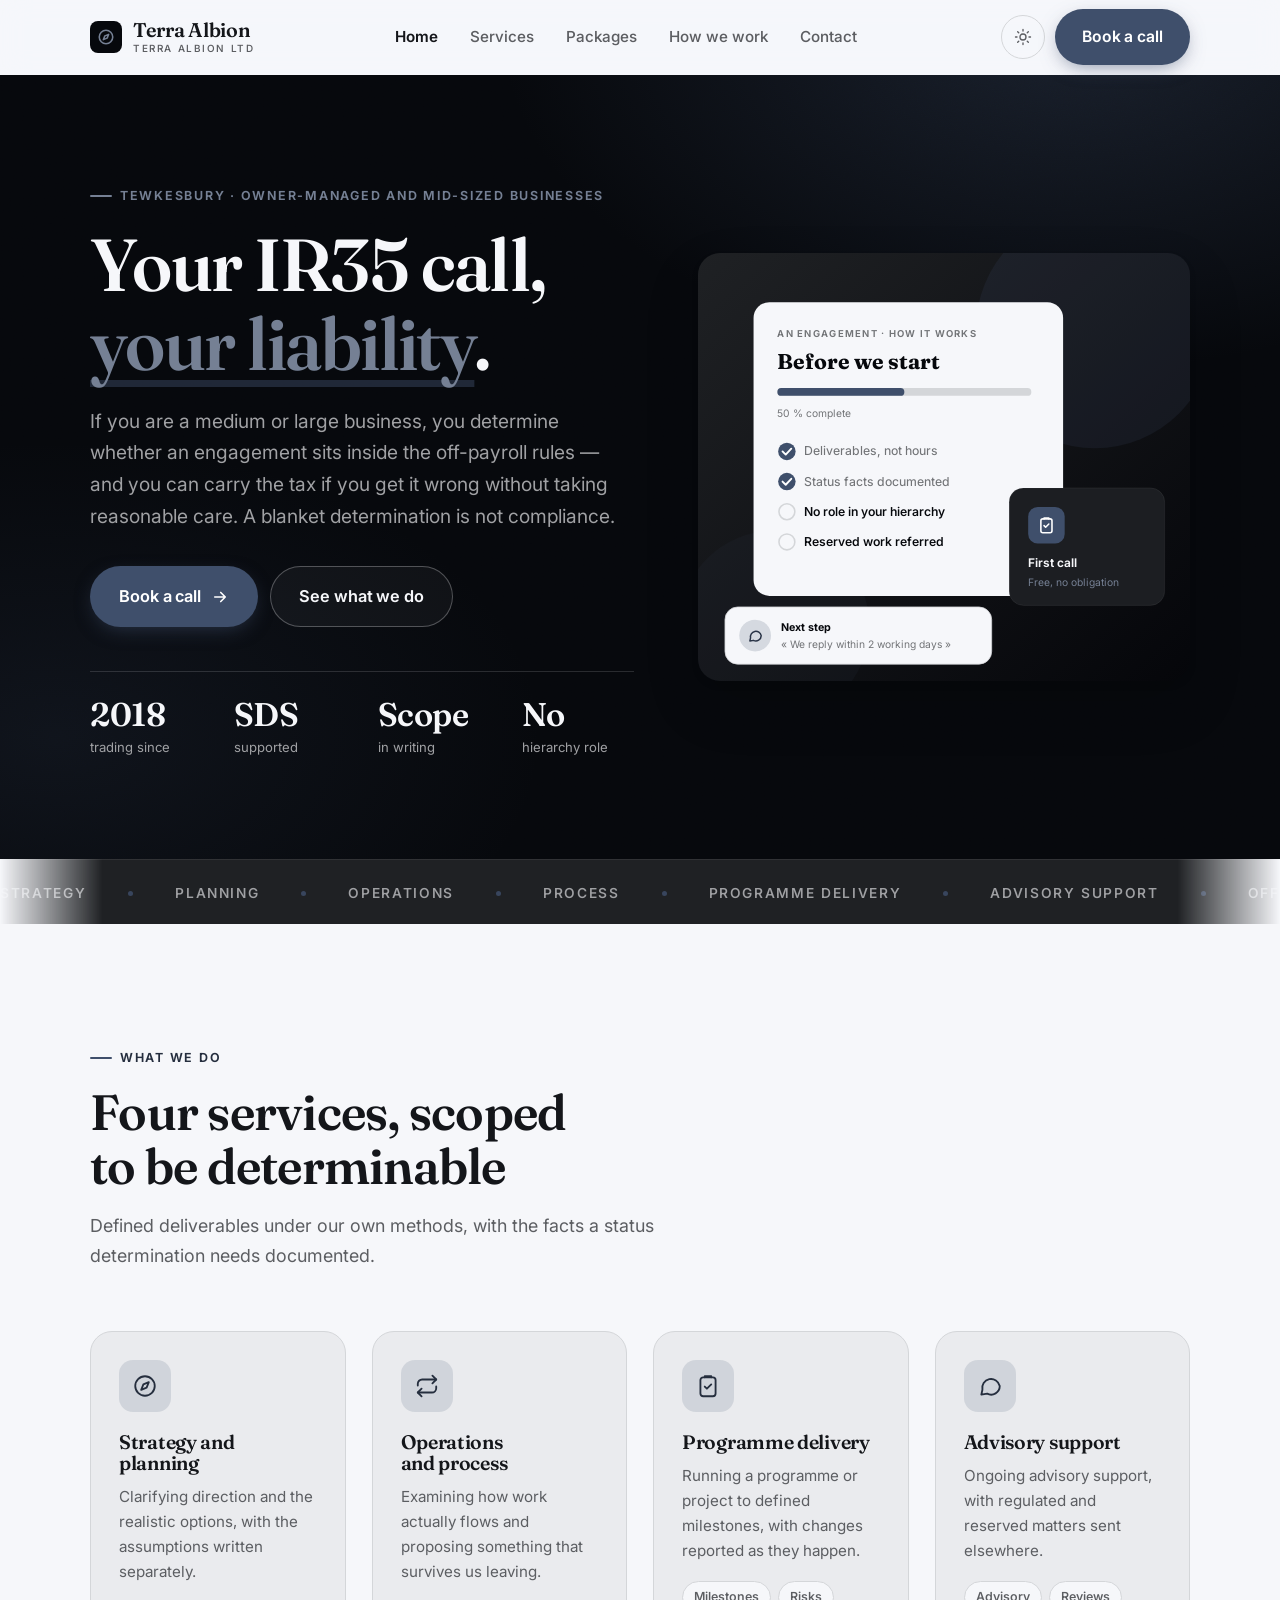
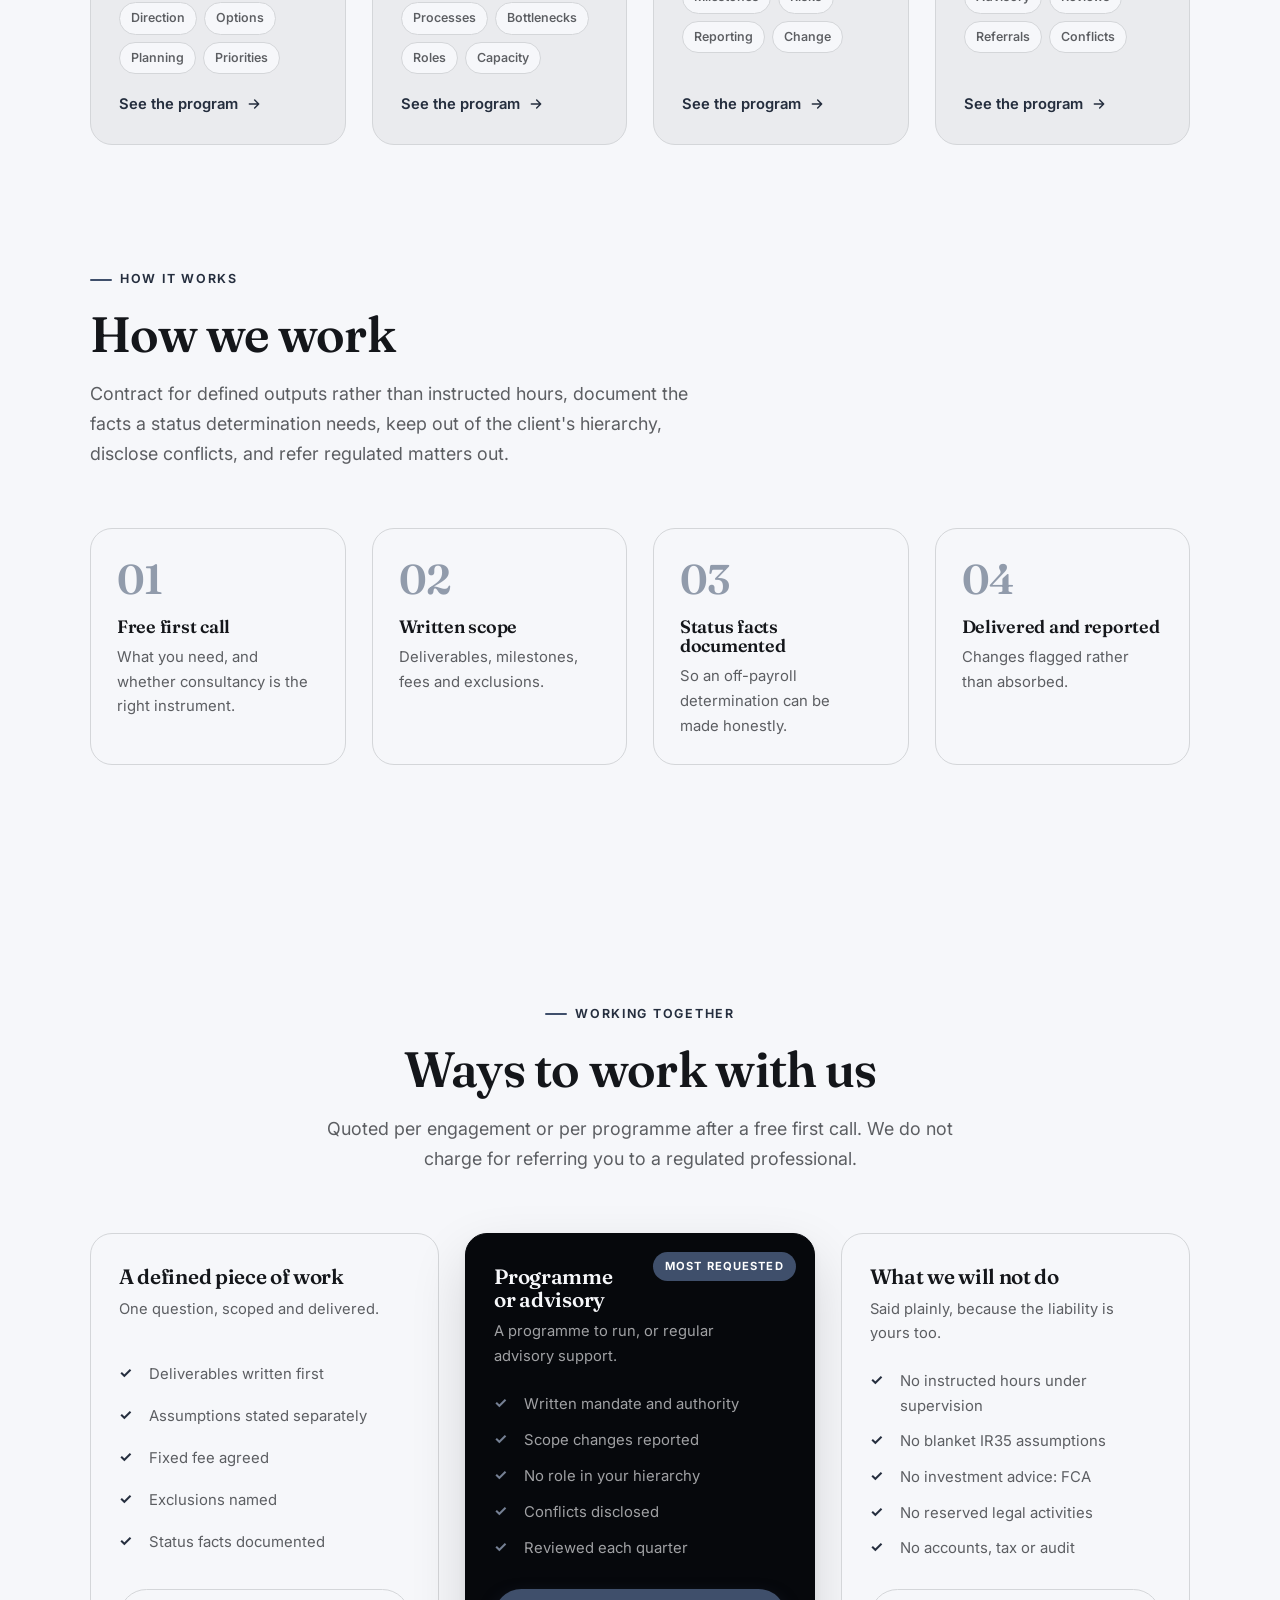
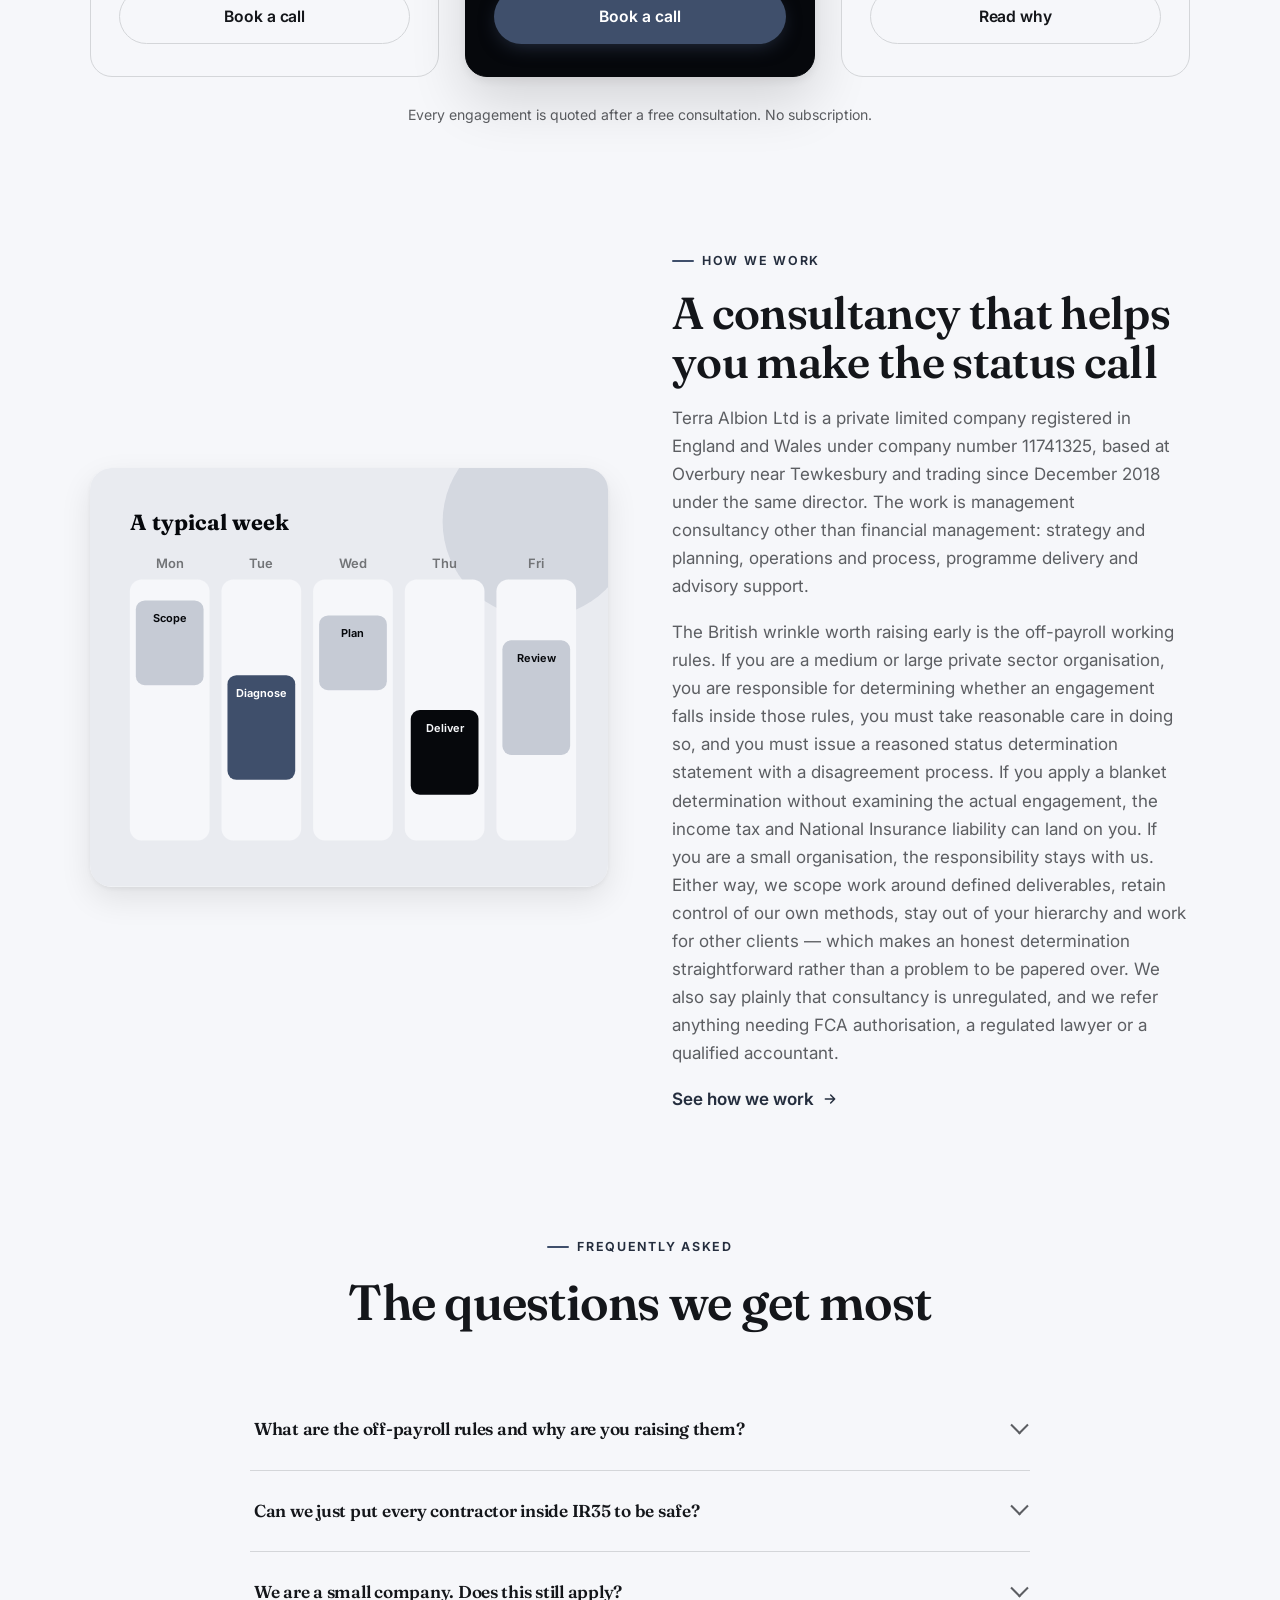
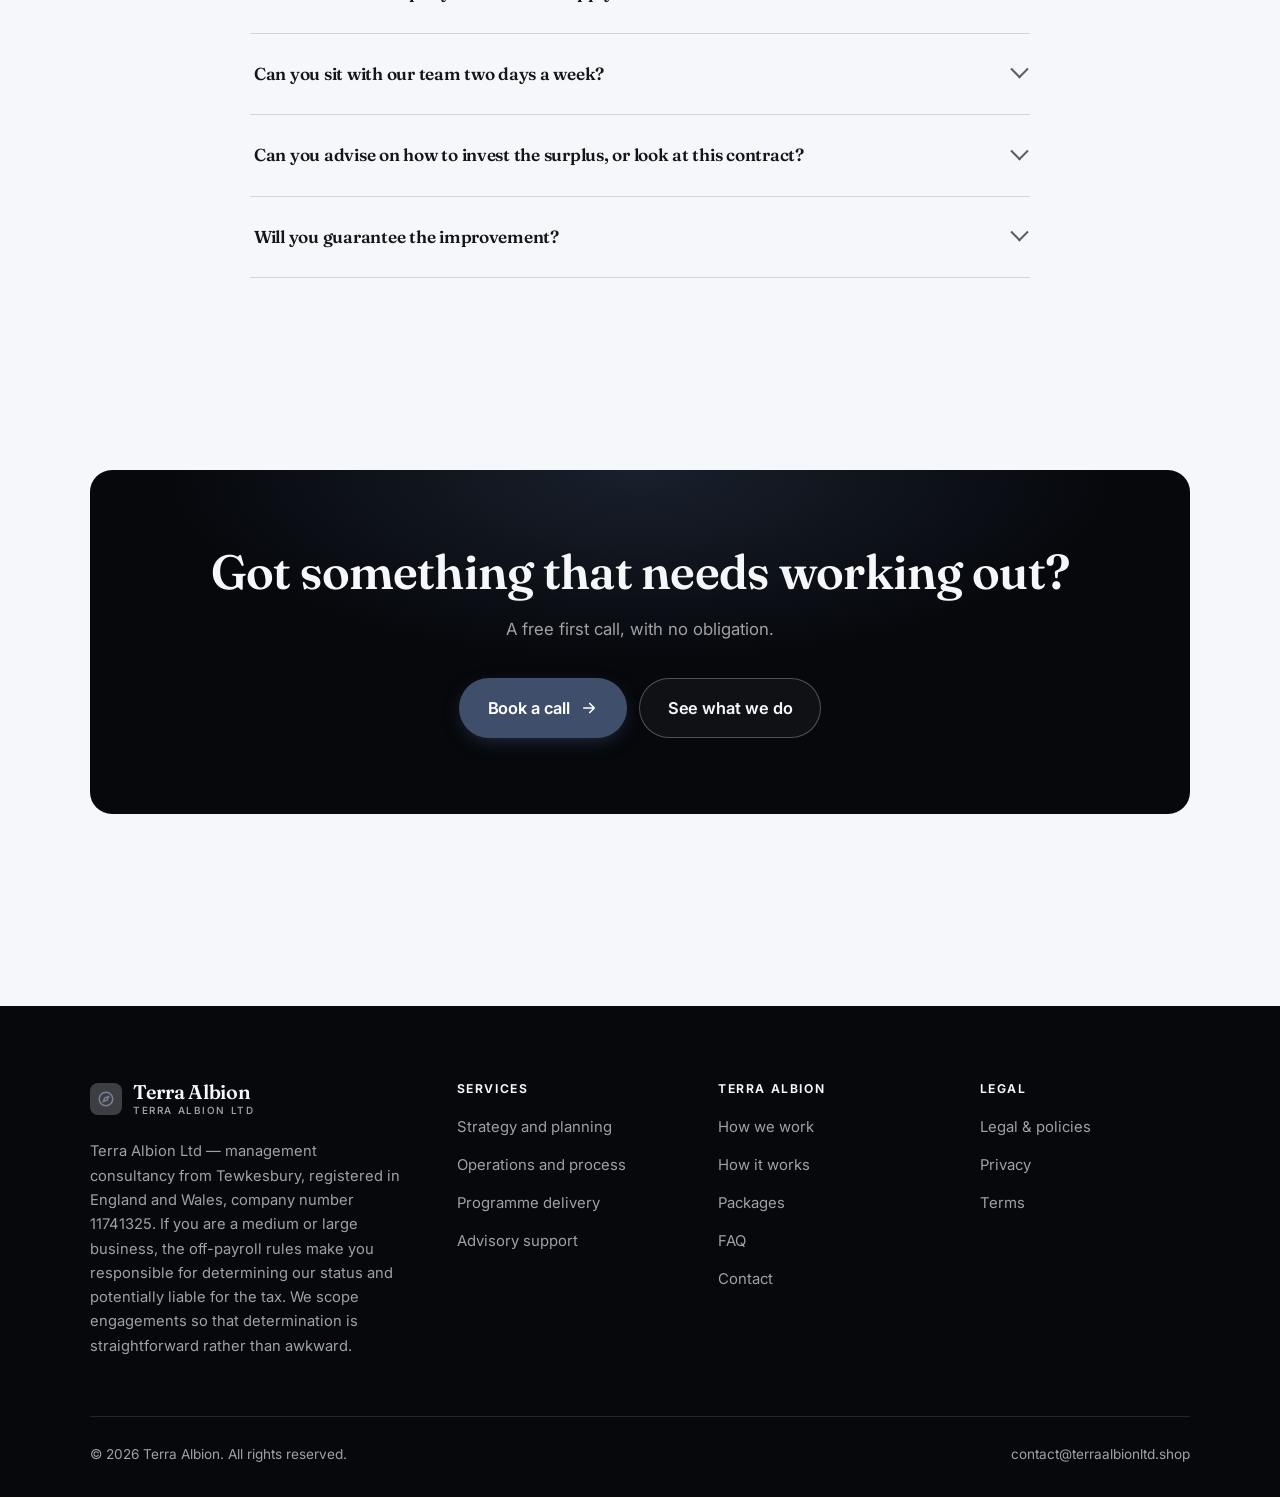
<file: index.html>
<!DOCTYPE html>
<html lang="en" class="no-js">
<head>
<meta charset="utf-8">
<meta name="viewport" content="width=device-width, initial-scale=1">
<title>Terra Albion Ltd — management consultancy, Tewkesbury</title>
<meta name="description" content="Terra Albion Ltd, management consultancy from Tewkesbury: strategy and planning, operations and process, programme delivery, and advisory support.">
<link rel="canonical" href="https://terraalbionltd.shop/">

<meta property="og:type" content="website">
<meta property="og:url" content="https://terraalbionltd.shop/">
<meta property="og:site_name" content="Terra Albion">
<meta property="og:locale" content="en_US">
<meta property="og:title" content="Terra Albion Ltd — management consultancy, Tewkesbury">
<meta property="og:description" content="Terra Albion Ltd, management consultancy from Tewkesbury: strategy and planning, operations and process, programme delivery, and advisory support.">
<meta name="theme-color" content="#06080c">

<link rel="icon" href="assets/img/favicon.svg" type="image/svg+xml">
<link rel="preconnect" href="https://fonts.googleapis.com">
<link rel="preconnect" href="https://fonts.gstatic.com" crossorigin>
<link rel="stylesheet" href="https://fonts.googleapis.com/css2?family=Fraunces:wght@400;500;600;700&family=Inter:wght@400..700&display=swap">
<link rel="stylesheet" href="assets/css/style.css">

<!-- Thème appliqué avant le premier rendu (évite le flash) -->
<script>
document.documentElement.classList.remove('no-js');
(function(){try{var t=localStorage.getItem('site-theme');if(t){document.documentElement.setAttribute('data-theme',t);}}catch(e){}})();
</script>
<script type="application/ld+json">
{
  "@context": "https://schema.org",
  "@type": "Organization",
  "name": "Terra Albion",
  "url": "https://terraalbionltd.shop/",
  "email": "contact@terraalbionltd.shop",
  "description": "Terra Albion Ltd, management consultancy from Tewkesbury: strategy and planning, operations and process, programme delivery, and advisory support.",
  "areaServed": "US",
  "knowsLanguage": "en"
}
</script>
</head>

<body>
<a class="skip-link" href="#main">Skip to main content</a>

<header class="site-header">
  <nav class="wrap nav" aria-label="Main navigation">
    <a class="brand" href="index.html">
      <svg class="brand__mark" viewBox="0 0 64 64" aria-hidden="true">
        <rect class="bm-bg" width="64" height="64" rx="16"/>
        <g class="bm-ic" transform="translate(14 14) scale(1.5)" fill="none" stroke-width="2.1" stroke-linecap="round" stroke-linejoin="round"><circle cx="12" cy="12" r="9"/><path d="M15.5 8.5 13.5 13.5 8.5 15.5 10.5 10.5z"/></g>
      </svg>
      <span>Terra Albion<span class="brand__sub">TERRA ALBION LTD</span></span>
    </a>

    <ul class="nav__links" id="nav-links">
      <li><a href="index.html" aria-current="page">Home</a></li>
      <li><a href="programs.html">Services</a></li>
      <li><a href="index.html#pricing">Packages</a></li>
      <li><a href="about.html">How we work</a></li>
      <li><a href="contact.html">Contact</a></li>
      <li><a class="btn btn--primary" href="contact.html">Book a call</a></li>
    </ul>

    <div class="nav__cta">
      <button class="theme-toggle" type="button" aria-label="Switch to dark theme">
        <svg class="icon-sun" viewBox="0 0 24 24" fill="none" stroke="currentColor" stroke-width="1.8" stroke-linecap="round" aria-hidden="true"><circle cx="12" cy="12" r="4"/><path d="M12 2v2m0 16v2M2 12h2m16 0h2M4.9 4.9l1.4 1.4m11.4 11.4 1.4 1.4M19.1 4.9l-1.4 1.4M6.3 17.7l-1.4 1.4"/></svg>
        <svg class="icon-moon" viewBox="0 0 24 24" fill="none" stroke="currentColor" stroke-width="1.8" stroke-linecap="round" stroke-linejoin="round" aria-hidden="true"><path d="M21 12.8A9 9 0 1 1 11.2 3a7 7 0 0 0 9.8 9.8z"/></svg>
      </button>
      <a class="btn btn--primary" href="contact.html">Book a call</a>
      <button class="nav__toggle" type="button" aria-expanded="false" aria-controls="nav-links" aria-label="Open menu">
        <svg class="icon-open" viewBox="0 0 24 24" fill="none" stroke="currentColor" stroke-width="2" stroke-linecap="round" aria-hidden="true"><path d="M3 6h18M3 12h18M3 18h18"/></svg>
        <svg class="icon-close" viewBox="0 0 24 24" fill="none" stroke="currentColor" stroke-width="2" stroke-linecap="round" aria-hidden="true"><path d="M6 6l12 12M18 6L6 18"/></svg>
      </button>
    </div>
  </nav>
</header>

<main id="main">

<section class="hero">
  <div class="wrap hero__inner">
    <div>
      <span class="eyebrow hero__eyebrow">Tewkesbury · Owner-managed and mid-sized businesses</span>
      <h1>Your IR35 call,<br> <em>your liability</em>.</h1>
      <p class="hero__lede">If you are a medium or large business, you determine whether an engagement sits inside the off-payroll rules — and you can carry the tax if you get it wrong without taking reasonable care. A blanket determination is not compliance.</p>

      <div class="hero__actions">
        <a class="btn btn--primary btn--lg" href="contact.html">Book a call <svg viewBox="0 0 24 24" fill="none" stroke="currentColor" stroke-width="2.2" stroke-linecap="round" stroke-linejoin="round" aria-hidden="true"><path d="M5 12h14M13 6l6 6-6 6"/></svg></a>
        <a class="btn btn--on-dark btn--lg" href="programs.html">See what we do</a>
      </div>

      <ul class="hero__proof">
        <li><span class="stat__num">2018</span><span class="stat__label">trading since</span></li>
        <li><span class="stat__num">SDS</span><span class="stat__label">supported</span></li>
        <li><span class="stat__num">Scope</span><span class="stat__label">in writing</span></li>
        <li><span class="stat__num">No</span><span class="stat__label">hierarchy role</span></li>
      </ul>
    </div>

    <div class="hero__art">
      <svg viewBox="0 0 620 540" role="img" aria-label="How an engagement with Terra Albion works, from written deliverables to documented status facts.">
        <defs>
          <linearGradient id="hbg" x1="0" y1="0" x2="1" y2="1">
            <stop offset="0" stop-color="#1f2124"/><stop offset="1" stop-color="#05060a"/>
          </linearGradient>
        </defs>
        <rect width="620" height="540" rx="22" fill="url(#hbg)"/>
        <circle cx="500" cy="96" r="150" fill="#3f4f6b" opacity=".16"/>
        <circle cx="96" cy="470" r="120" fill="#3f4f6b" opacity=".08"/>

        <g style="font-family: var(--font-body)">
          <!-- Carte programme -->
          <rect x="70" y="62" width="390" height="370" rx="20" fill="#f6f7fa"/>
          <text x="100" y="106" font-size="12" font-weight="650" letter-spacing="1.6" fill="#727477">AN ENGAGEMENT · HOW IT WORKS</text>
          <text x="100" y="146" font-size="27" font-weight="700" fill="#06080c" style="font-family: var(--font-display)">Before we start</text>
          <rect x="100" y="170" width="320" height="10" rx="5" fill="#d4d6d9"/>
          <rect x="100" y="170" width="160" height="10" rx="5" fill="#3f4f6b"/>
          <text x="100" y="206" font-size="13" fill="#727477">50 % complete</text>
          <circle cx="112" cy="250" r="11" fill="#3f4f6b"/><path d="M106.5 250l4 4 7-7.5" fill="none" stroke="#ffffff" stroke-width="2.4" stroke-linecap="round" stroke-linejoin="round"/><text x="134" y="255" font-size="15.5" fill="#727477" font-weight="450">Deliverables, not hours</text>
          <circle cx="112" cy="288" r="11" fill="#3f4f6b"/><path d="M106.5 288l4 4 7-7.5" fill="none" stroke="#ffffff" stroke-width="2.4" stroke-linecap="round" stroke-linejoin="round"/><text x="134" y="293" font-size="15.5" fill="#727477" font-weight="450">Status facts documented</text>
          <circle cx="112" cy="326" r="10" fill="none" stroke="#d4d6d9" stroke-width="2"/><text x="134" y="331" font-size="15.5" fill="#06080c" font-weight="560">No role in your hierarchy</text>
          <circle cx="112" cy="364" r="10" fill="none" stroke="#d4d6d9" stroke-width="2"/><text x="134" y="369" font-size="15.5" fill="#06080c" font-weight="560">Reserved work referred</text>

          <!-- Carte séance -->
          <rect x="392" y="296" width="196" height="148" rx="18" fill="#1c1e22" stroke="#ffffff" stroke-opacity=".08"/>
          <rect x="416" y="320" width="46" height="46" rx="12" fill="#3f4f6b"/>
          <g transform="translate(427 331)" fill="none" stroke="#ffffff" color="#ffffff" stroke-width="2" stroke-linecap="round" stroke-linejoin="round"><rect x="5" y="4" width="14" height="17.5" rx="2.5"/><path d="M9 4V3h6v1M9 12.5l2 2 4-4"/></g>
          <text x="416" y="396" font-size="15" font-weight="650" fill="#f6f7fa">First call</text>
          <text x="416" y="420" font-size="13" fill="#758094">Free, no obligation</text>

          <!-- Retour du coach -->
          <rect x="34" y="446" width="336" height="72" rx="16" fill="#f6f7fa" stroke="#d4d6d9"/>
          <circle cx="72" cy="482" r="20" fill="#d5d9e0"/>
          <g transform="translate(62 472) scale(.84)" fill="none" stroke="#293346" stroke-width="2.2" stroke-linecap="round" stroke-linejoin="round"><path d="M21 12a8 8 0 0 1-11.6 7.1L4 20l1-4.6A8 8 0 1 1 21 12z"/></g>
          <text x="104" y="476" font-size="13.5" font-weight="700" fill="#06080c">Next step</text>
          <text x="104" y="498" font-size="13" fill="#727477">« We reply within 2 working days »</text>
        </g>
      </svg>
    </div>
  </div>
</section>

<div class="marquee" aria-hidden="true">
  <div class="marquee__track"><span>Strategy</span><span>Planning</span><span>Operations</span><span>Process</span><span>Programme delivery</span><span>Advisory support</span><span>Off-payroll clarity</span><span>Deliverables not hours</span><span>Conflicts disclosed</span><span>Reserved work referred</span><span>Strategy</span><span>Planning</span><span>Operations</span><span>Process</span><span>Programme delivery</span><span>Advisory support</span><span>Off-payroll clarity</span><span>Deliverables not hours</span><span>Conflicts disclosed</span><span>Reserved work referred</span></div>
</div>

<section class="section wrap" id="programs">
  <div class="section-head reveal">
    <span class="eyebrow">What we do</span>
    <h2>Four services, scoped to be determinable</h2>
    <p>Defined deliverables under our own methods, with the facts a status determination needs documented.</p>
  </div>
  <div class="grid grid--4 reveal-group">
    <a class="card" href="programs.html#strategy">
      <div class="card__icon"><svg viewBox="0 0 24 24" fill="none" stroke="currentColor" stroke-width="1.7" stroke-linecap="round" stroke-linejoin="round" aria-hidden="true"><circle cx="12" cy="12" r="9"/><path d="M15.5 8.5 13.5 13.5 8.5 15.5 10.5 10.5z"/></svg></div>
      <h3>Strategy and planning</h3>
      <p>Clarifying direction and the realistic options, with the assumptions written separately.</p>
      <ul class="tags"><li>Direction</li><li>Options</li><li>Planning</li><li>Priorities</li></ul>
      <span class="arrow-link">See the program <svg viewBox="0 0 24 24" fill="none" stroke="currentColor" stroke-width="2.2" stroke-linecap="round" stroke-linejoin="round" aria-hidden="true"><path d="M5 12h14M13 6l6 6-6 6"/></svg></span>
    </a>
    <a class="card" href="programs.html#operations">
      <div class="card__icon"><svg viewBox="0 0 24 24" fill="none" stroke="currentColor" stroke-width="1.7" stroke-linecap="round" stroke-linejoin="round" aria-hidden="true"><path d="M17 2.5l3.5 3.5L17 9.5"/><path d="M3.5 11.5V10A4 4 0 0 1 7.5 6h13M7 21.5 3.5 18 7 14.5"/><path d="M20.5 12.5V14a4 4 0 0 1-4 4h-13"/></svg></div>
      <h3>Operations and process</h3>
      <p>Examining how work actually flows and proposing something that survives us leaving.</p>
      <ul class="tags"><li>Processes</li><li>Bottlenecks</li><li>Roles</li><li>Capacity</li></ul>
      <span class="arrow-link">See the program <svg viewBox="0 0 24 24" fill="none" stroke="currentColor" stroke-width="2.2" stroke-linecap="round" stroke-linejoin="round" aria-hidden="true"><path d="M5 12h14M13 6l6 6-6 6"/></svg></span>
    </a>
    <a class="card" href="programs.html#programme">
      <div class="card__icon"><svg viewBox="0 0 24 24" fill="none" stroke="currentColor" stroke-width="1.7" stroke-linecap="round" stroke-linejoin="round" aria-hidden="true"><rect x="5" y="4" width="14" height="17.5" rx="2.5"/><path d="M9 4V3h6v1M9 12.5l2 2 4-4"/></svg></div>
      <h3>Programme delivery</h3>
      <p>Running a programme or project to defined milestones, with changes reported as they happen.</p>
      <ul class="tags"><li>Milestones</li><li>Risks</li><li>Reporting</li><li>Change</li></ul>
      <span class="arrow-link">See the program <svg viewBox="0 0 24 24" fill="none" stroke="currentColor" stroke-width="2.2" stroke-linecap="round" stroke-linejoin="round" aria-hidden="true"><path d="M5 12h14M13 6l6 6-6 6"/></svg></span>
    </a>
    <a class="card" href="programs.html#advisory">
      <div class="card__icon"><svg viewBox="0 0 24 24" fill="none" stroke="currentColor" stroke-width="1.7" stroke-linecap="round" stroke-linejoin="round" aria-hidden="true"><path d="M21 12a8 8 0 0 1-11.6 7.1L4 20l1-4.6A8 8 0 1 1 21 12z"/></svg></div>
      <h3>Advisory support</h3>
      <p>Ongoing advisory support, with regulated and reserved matters sent elsewhere.</p>
      <ul class="tags"><li>Advisory</li><li>Reviews</li><li>Referrals</li><li>Conflicts</li></ul>
      <span class="arrow-link">See the program <svg viewBox="0 0 24 24" fill="none" stroke="currentColor" stroke-width="2.2" stroke-linecap="round" stroke-linejoin="round" aria-hidden="true"><path d="M5 12h14M13 6l6 6-6 6"/></svg></span>
    </a>
  </div>
</section>

<section class="section section--flush wrap" id="how-it-works">
  <div class="section-head reveal">
    <span class="eyebrow">How it works</span>
    <h2>How we work</h2>
    <p>Contract for defined outputs rather than instructed hours, document the facts a status determination needs, keep out of the client's hierarchy, disclose conflicts, and refer regulated matters out.</p>
  </div>
  <div class="grid grid--4 steps reveal-group">
    <article class="step">
      <h3>Free first call</h3>
      <p>What you need, and whether consultancy is the right instrument.</p>
    </article>
    <article class="step">
      <h3>Written scope</h3>
      <p>Deliverables, milestones, fees and exclusions.</p>
    </article>
    <article class="step">
      <h3>Status facts documented</h3>
      <p>So an off-payroll determination can be made honestly.</p>
    </article>
    <article class="step">
      <h3>Delivered and reported</h3>
      <p>Changes flagged rather than absorbed.</p>
    </article>
  </div>
</section>

<section class="section wrap" id="pricing">
  <div class="section-head section-head--center reveal">
    <span class="eyebrow">Working together</span>
    <h2>Ways to work with us</h2>
    <p>Quoted per engagement or per programme after a free first call. We do not charge for referring you to a regulated professional.</p>
  </div>
  <div class="grid grid--3 plans reveal-group">
    <article class="plan">
      
      <h3>A defined piece of work</h3>
      <p class="plan__desc">One question, scoped and delivered.</p>
      
      <ul class="plan__features">
        <li>Deliverables written first</li>
        <li>Assumptions stated separately</li>
        <li>Fixed fee agreed</li>
        <li>Exclusions named</li>
        <li>Status facts documented</li>
      </ul>
      <a class="btn btn--ghost btn--block" href="contact.html">Book a call</a>
    </article>
    <article class="plan plan--featured">
      <span class="plan__tag">Most requested</span>
      <h3>Programme or advisory</h3>
      <p class="plan__desc">A programme to run, or regular advisory support.</p>
      
      <ul class="plan__features">
        <li>Written mandate and authority</li>
        <li>Scope changes reported</li>
        <li>No role in your hierarchy</li>
        <li>Conflicts disclosed</li>
        <li>Reviewed each quarter</li>
      </ul>
      <a class="btn btn--primary btn--block" href="contact.html">Book a call</a>
    </article>
    <article class="plan">
      
      <h3>What we will not do</h3>
      <p class="plan__desc">Said plainly, because the liability is yours too.</p>
      
      <ul class="plan__features">
        <li>No instructed hours under supervision</li>
        <li>No blanket IR35 assumptions</li>
        <li>No investment advice: FCA</li>
        <li>No reserved legal activities</li>
        <li>No accounts, tax or audit</li>
      </ul>
      <a class="btn btn--ghost btn--block" href="contact.html">Read why</a>
    </article>
  </div>
  <p class="plans-note">Every engagement is quoted after a free consultation. No subscription.</p>
</section>

<section class="section section--flush wrap">
  <div class="split reveal">
    <div class="split__art">
      <svg viewBox="0 0 520 420" role="img" aria-label="Example of a typical week: Scope, Diagnose, Plan, Deliver, Review.">
        <rect width="520" height="420" rx="20" fill="#e9ebf0"/>
        <circle cx="450" cy="54" r="96" fill="#3f4f6b" opacity=".12"/>
        <g style="font-family: var(--font-body)">
        <text x="40" y="62" font-size="22" font-weight="700" fill="#06080c" style="font-family: var(--font-display)">A typical week</text>
        <text x="80" y="100" text-anchor="middle" font-size="13" font-weight="600" fill="#727477">Mon</text>
        <rect x="40" y="112" width="80" height="262" rx="12" fill="#f6f7fa"/>
        <rect x="46" y="133" width="68" height="85" rx="9" fill="#c6cbd5"/>
        <text x="80" y="155" text-anchor="middle" font-size="11" font-weight="650" fill="#06080c">Scope</text>
        <text x="172" y="100" text-anchor="middle" font-size="13" font-weight="600" fill="#727477">Tue</text>
        <rect x="132" y="112" width="80" height="262" rx="12" fill="#f6f7fa"/>
        <rect x="138" y="208" width="68" height="105" rx="9" fill="#3f4f6b"/>
        <text x="172" y="230" text-anchor="middle" font-size="11" font-weight="650" fill="#ffffff">Diagnose</text>
        <text x="264" y="100" text-anchor="middle" font-size="13" font-weight="600" fill="#727477">Wed</text>
        <rect x="224" y="112" width="80" height="262" rx="12" fill="#f6f7fa"/>
        <rect x="230" y="148" width="68" height="75" rx="9" fill="#c6cbd5"/>
        <text x="264" y="170" text-anchor="middle" font-size="11" font-weight="650" fill="#06080c">Plan</text>
        <text x="356" y="100" text-anchor="middle" font-size="13" font-weight="600" fill="#727477">Thu</text>
        <rect x="316" y="112" width="80" height="262" rx="12" fill="#f6f7fa"/>
        <rect x="322" y="243" width="68" height="85" rx="9" fill="#06080c"/>
        <text x="356" y="265" text-anchor="middle" font-size="11" font-weight="650" fill="#f6f7fa">Deliver</text>
        <text x="448" y="100" text-anchor="middle" font-size="13" font-weight="600" fill="#727477">Fri</text>
        <rect x="408" y="112" width="80" height="262" rx="12" fill="#f6f7fa"/>
        <rect x="414" y="173" width="68" height="115" rx="9" fill="#c6cbd5"/>
        <text x="448" y="195" text-anchor="middle" font-size="11" font-weight="650" fill="#06080c">Review</text>
        </g>
      </svg>
    </div>
    <div>
      <span class="eyebrow">How we work</span>
      <h2>A consultancy that helps you make the status call</h2>
      <p>Terra Albion Ltd is a private limited company registered in England and Wales under company number 11741325, based at Overbury near Tewkesbury and trading since December 2018 under the same director. The work is management consultancy other than financial management: strategy and planning, operations and process, programme delivery and advisory support.</p>
      <p>The British wrinkle worth raising early is the off-payroll working rules. If you are a medium or large private sector organisation, you are responsible for determining whether an engagement falls inside those rules, you must take reasonable care in doing so, and you must issue a reasoned status determination statement with a disagreement process. If you apply a blanket determination without examining the actual engagement, the income tax and National Insurance liability can land on you. If you are a small organisation, the responsibility stays with us. Either way, we scope work around defined deliverables, retain control of our own methods, stay out of your hierarchy and work for other clients — which makes an honest determination straightforward rather than a problem to be papered over. We also say plainly that consultancy is unregulated, and we refer anything needing FCA authorisation, a regulated lawyer or a qualified accountant.</p>
      <p><a class="arrow-link" href="about.html">See how we work <svg viewBox="0 0 24 24" fill="none" stroke="currentColor" stroke-width="2.2" stroke-linecap="round" stroke-linejoin="round" aria-hidden="true"><path d="M5 12h14M13 6l6 6-6 6"/></svg></a></p>
    </div>
  </div>
</section>

<section class="section section--flush wrap" id="faq">
  <div class="section-head section-head--center reveal">
    <span class="eyebrow">Frequently asked</span>
    <h2>The questions we get most</h2>
  </div>
  <div class="faq reveal">
    <details>
      <summary>What are the off-payroll rules and why are you raising them?</summary>
      <p>They determine whether a contractor's engagement is treated as employment for tax. Since April 2021, for medium and large private sector clients, the client makes that determination, must take reasonable care and must issue a reasoned status determination statement. If the client gets it wrong without taking reasonable care, the income tax and National Insurance liability can sit with the client. We raise it because it is your exposure, and because scoping an engagement properly makes the determination easy.</p>
    </details>
    <details>
      <summary>Can we just put every contractor inside IR35 to be safe?</summary>
      <p>You can, and a blanket determination applied without considering the actual engagement is not taking reasonable care, which is itself the problem the rules were written against. It also costs you more and tends to lose you the contractors you wanted. The better route is to look at the real arrangement, which is why we document the facts rather than leaving you to guess.</p>
    </details>
    <details>
      <summary>We are a small company. Does this still apply?</summary>
      <p>The off-payroll rules as they apply to clients do not apply to small organisations, in which case responsibility for determining status stays with us rather than you. It is still worth having the engagement scoped properly, but the determination burden is not yours. We will tell you which side of that line we think you are on.</p>
    </details>
    <details>
      <summary>Can you sit with our team two days a week?</summary>
      <p>Not as someone working under your day-to-day instruction, because that is the shape that makes an engagement look like employment. We can work on site, attend your meetings and be thoroughly embedded in a problem while still contracting for defined outputs under our own methods. The distinction is real and it is in both our interests.</p>
    </details>
    <details>
      <summary>Can you advise on how to invest the surplus, or look at this contract?</summary>
      <p>No to both. Advising on investments or pensions requires FCA authorisation we do not hold, and reserved legal activities require a regulated lawyer. We can work on the commercial question — what cash the business needs and when, or the operational consequences of a contractual position — and then refer you on. We do not charge for the referral.</p>
    </details>
    <details>
      <summary>Will you guarantee the improvement?</summary>
      <p>No. We answer for the work, the reasoning and the deliverables. What happens commercially depends on your market, your decisions and your execution, which is why we write our assumptions down separately so you can test them rather than inherit them.</p>
    </details>
  </div>
</section>

<section class="wrap section--tight">
  <div class="cta-band reveal">
    <h2>Got something that needs working out?</h2>
    <p>A free first call, with no obligation.</p>
    <div class="hero__actions">
      <a class="btn btn--primary btn--lg" href="contact.html">Book a call <svg viewBox="0 0 24 24" fill="none" stroke="currentColor" stroke-width="2.2" stroke-linecap="round" stroke-linejoin="round" aria-hidden="true"><path d="M5 12h14M13 6l6 6-6 6"/></svg></a>
      <a class="btn btn--on-dark btn--lg" href="programs.html">See what we do</a>
    </div>
  </div>
</section>

</main>

<footer class="site-footer">
  <div class="wrap">
    <div class="footer__grid">
      <div class="footer__brand">
        <a class="brand" href="index.html">
          <svg class="brand__mark" viewBox="0 0 64 64" aria-hidden="true">
        <rect class="bm-bg" width="64" height="64" rx="16"/>
        <g class="bm-ic" transform="translate(14 14) scale(1.5)" fill="none" stroke-width="2.1" stroke-linecap="round" stroke-linejoin="round"><circle cx="12" cy="12" r="9"/><path d="M15.5 8.5 13.5 13.5 8.5 15.5 10.5 10.5z"/></g>
      </svg>
          <span>Terra Albion<span class="brand__sub">TERRA ALBION LTD</span></span>
        </a>
        <p>Terra Albion Ltd — management consultancy from Tewkesbury, registered in England and Wales, company number 11741325. If you are a medium or large business, the off-payroll rules make you responsible for determining our status and potentially liable for the tax. We scope engagements so that determination is straightforward rather than awkward.</p>
      </div>

      <div class="footer__col">
        <h4>Services</h4>
        <ul>
          <li><a href="programs.html#strategy">Strategy and planning</a></li>
          <li><a href="programs.html#operations">Operations and process</a></li>
          <li><a href="programs.html#programme">Programme delivery</a></li>
          <li><a href="programs.html#advisory">Advisory support</a></li>
        </ul>
      </div>

      <div class="footer__col">
        <h4>Terra Albion</h4>
        <ul>
          <li><a href="about.html">How we work</a></li>
          <li><a href="index.html#how-it-works">How it works</a></li>
          <li><a href="index.html#pricing">Packages</a></li>
          <li><a href="index.html#faq">FAQ</a></li>
          <li><a href="contact.html">Contact</a></li>
        </ul>
      </div>

      <div class="footer__col">
        <h4>Legal</h4>
        <ul>
          <li><a href="legal.html">Legal &amp; policies</a></li>
          <li><a href="legal.html#privacy">Privacy</a></li>
          <li><a href="legal.html#terms">Terms</a></li>
        </ul>
      </div>
    </div>

    <div class="footer__bottom">
      <p>© <span data-year>2026</span> Terra Albion. All rights reserved.</p>
      <p><a href="mailto:contact@terraalbionltd.shop">contact@terraalbionltd.shop</a></p>
    </div>
  </div>
</footer>

<script src="assets/js/main.js" defer></script>
</body>
</html>
</file>
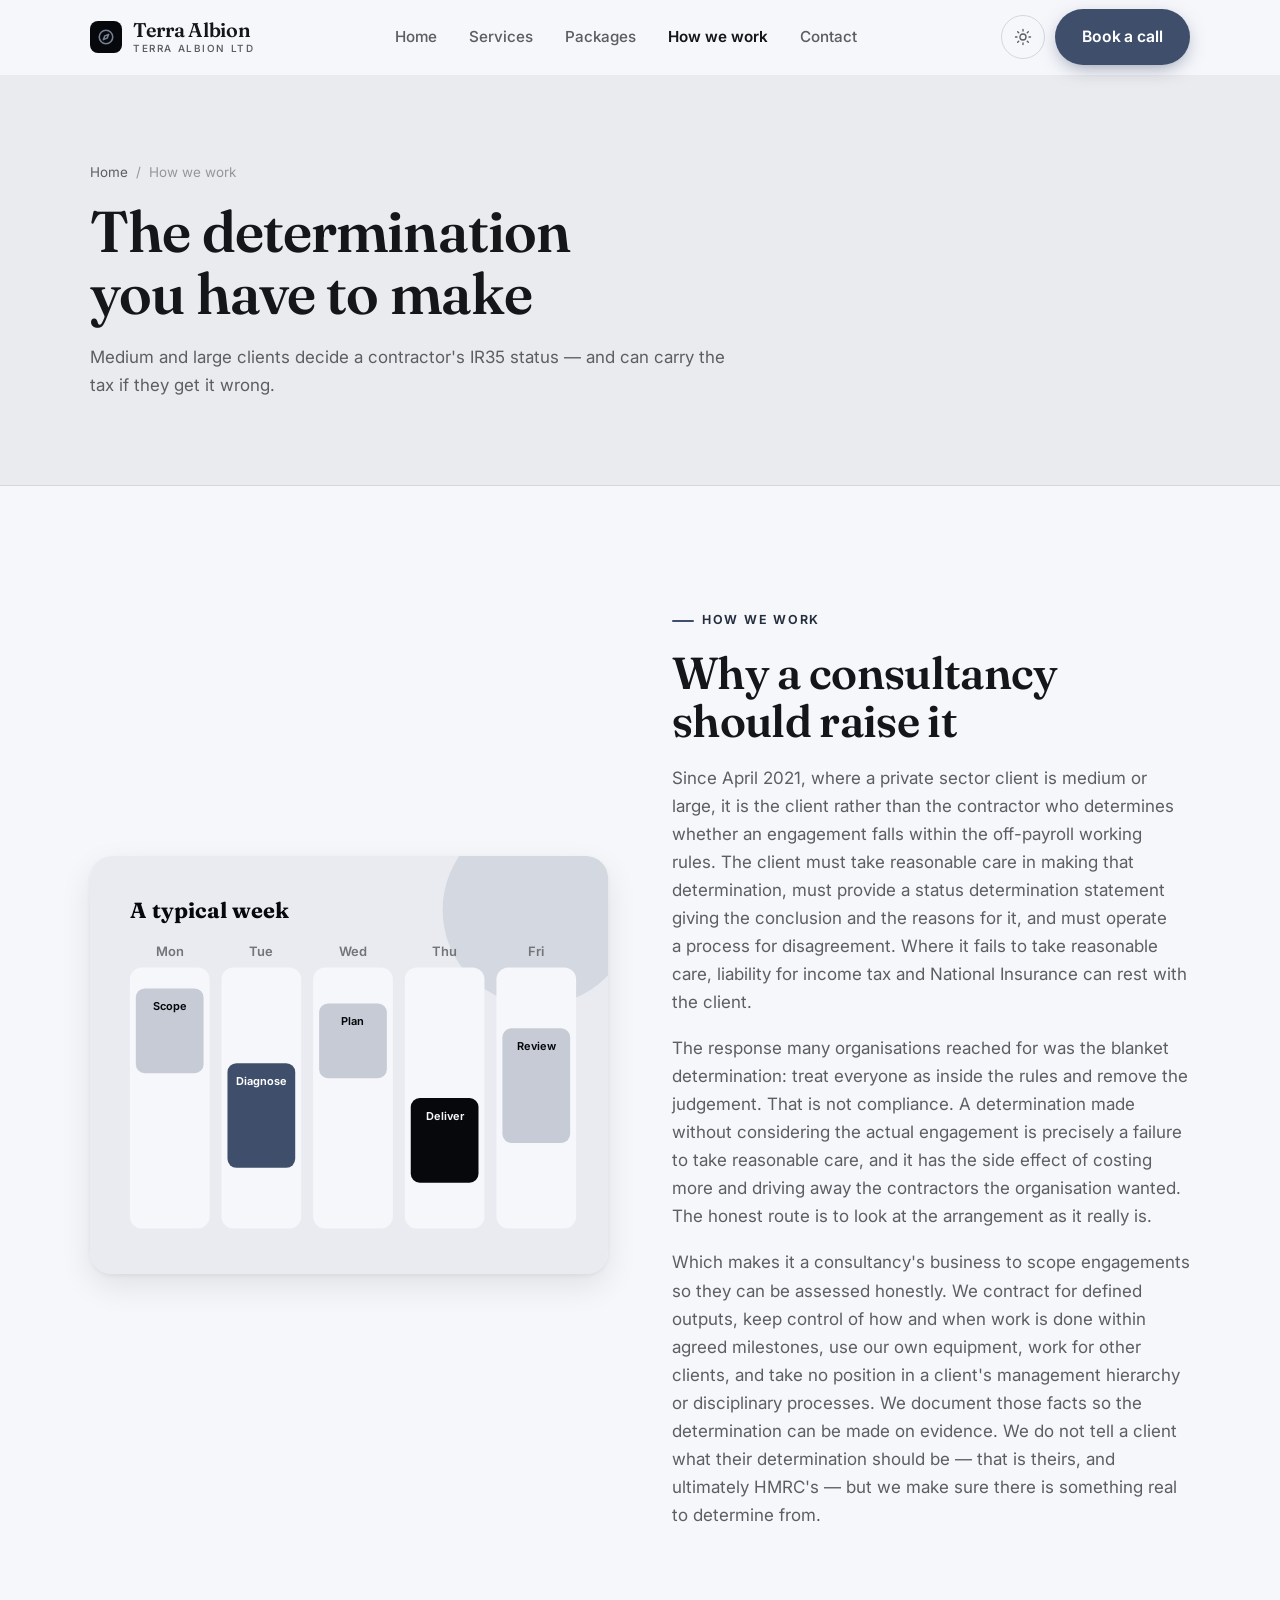
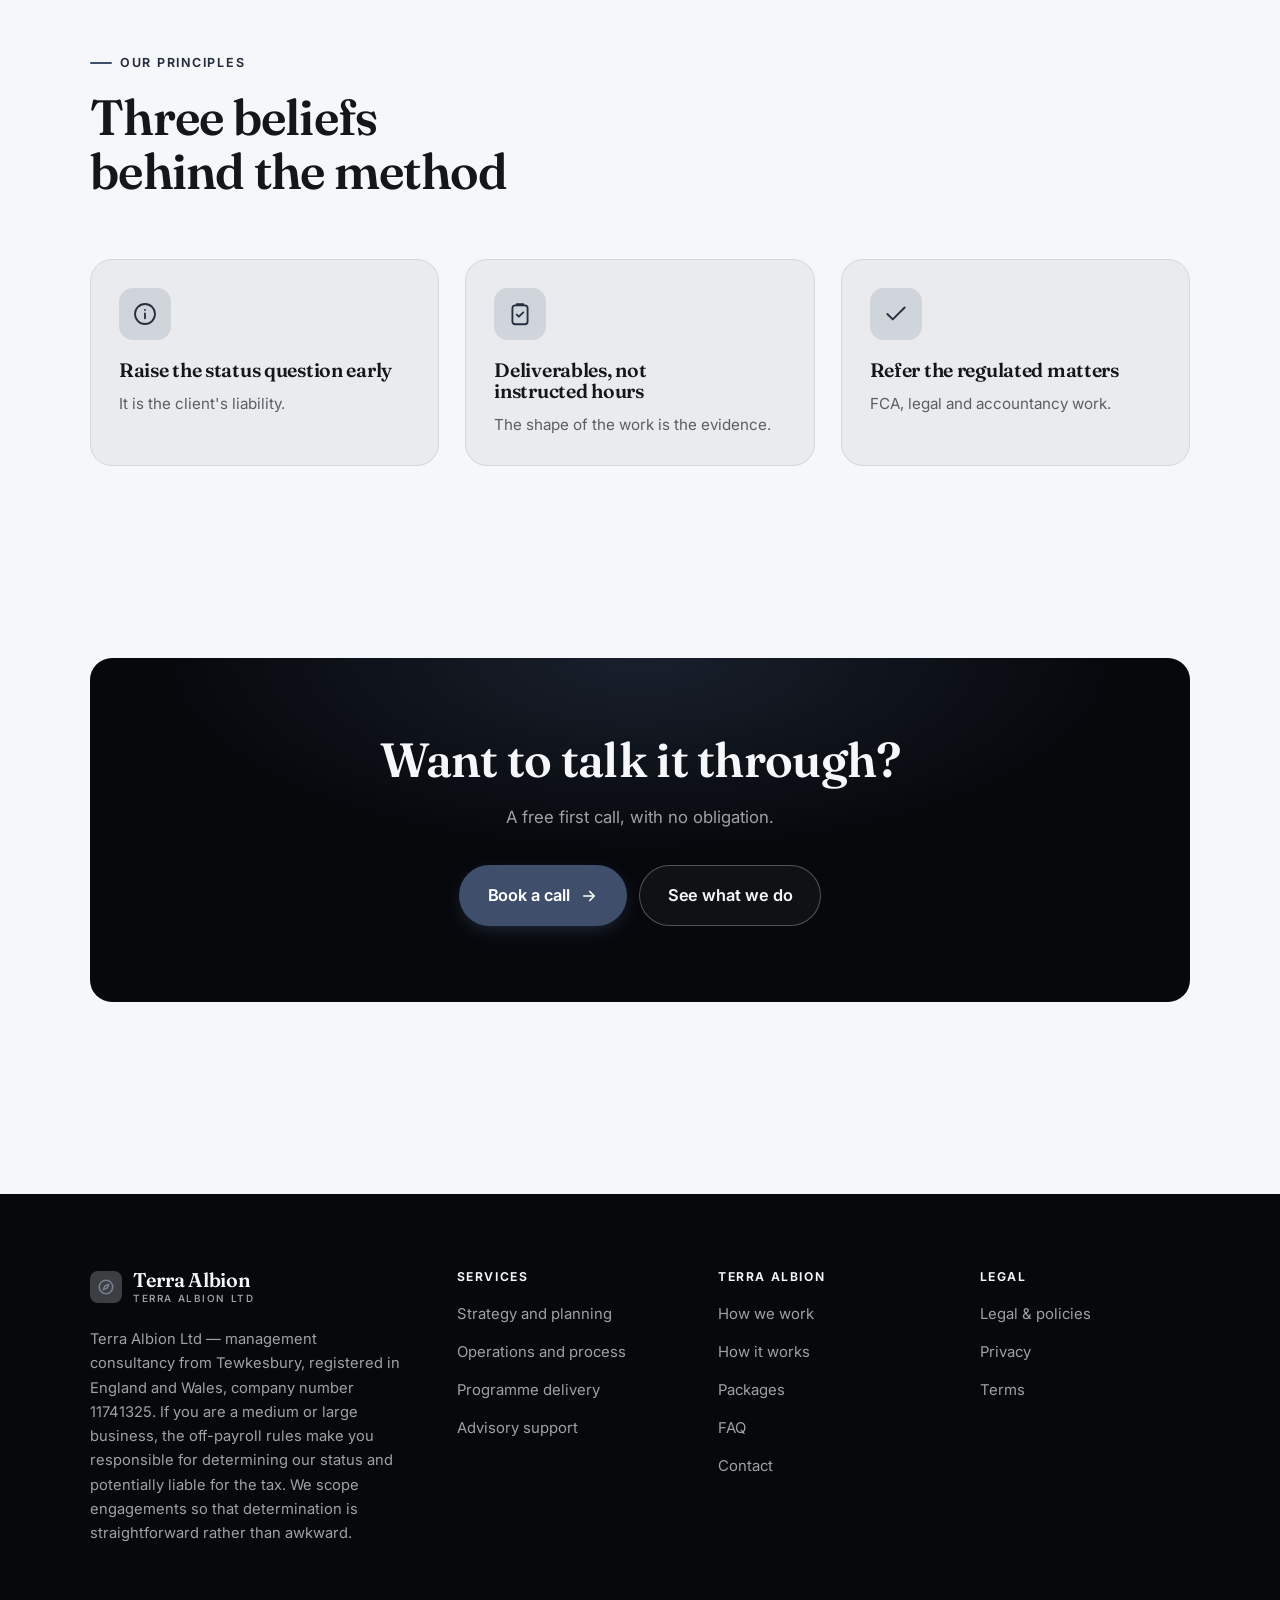
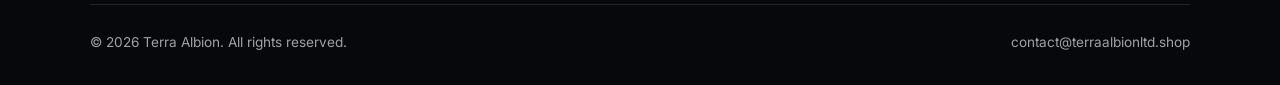
<file: about.html>
<!DOCTYPE html>
<html lang="en" class="no-js">
<head>
<meta charset="utf-8">
<meta name="viewport" content="width=device-width, initial-scale=1">
<title>How we work — Terra Albion</title>
<meta name="description" content="About Terra Albion Ltd, management consultancy near Tewkesbury since 2018, company number 11741325.">
<link rel="canonical" href="https://terraalbionltd.shop/about.html">

<meta property="og:type" content="website">
<meta property="og:url" content="https://terraalbionltd.shop/about.html">
<meta property="og:site_name" content="Terra Albion">
<meta property="og:locale" content="en_US">
<meta property="og:title" content="How we work — Terra Albion">
<meta property="og:description" content="About Terra Albion Ltd, management consultancy near Tewkesbury since 2018, company number 11741325.">
<meta name="theme-color" content="#06080c">

<link rel="icon" href="assets/img/favicon.svg" type="image/svg+xml">
<link rel="preconnect" href="https://fonts.googleapis.com">
<link rel="preconnect" href="https://fonts.gstatic.com" crossorigin>
<link rel="stylesheet" href="https://fonts.googleapis.com/css2?family=Fraunces:wght@400;500;600;700&family=Inter:wght@400..700&display=swap">
<link rel="stylesheet" href="assets/css/style.css">

<!-- Thème appliqué avant le premier rendu (évite le flash) -->
<script>
document.documentElement.classList.remove('no-js');
(function(){try{var t=localStorage.getItem('site-theme');if(t){document.documentElement.setAttribute('data-theme',t);}}catch(e){}})();
</script>
</head>

<body>
<a class="skip-link" href="#main">Skip to main content</a>

<header class="site-header">
  <nav class="wrap nav" aria-label="Main navigation">
    <a class="brand" href="index.html">
      <svg class="brand__mark" viewBox="0 0 64 64" aria-hidden="true">
        <rect class="bm-bg" width="64" height="64" rx="16"/>
        <g class="bm-ic" transform="translate(14 14) scale(1.5)" fill="none" stroke-width="2.1" stroke-linecap="round" stroke-linejoin="round"><circle cx="12" cy="12" r="9"/><path d="M15.5 8.5 13.5 13.5 8.5 15.5 10.5 10.5z"/></g>
      </svg>
      <span>Terra Albion<span class="brand__sub">TERRA ALBION LTD</span></span>
    </a>

    <ul class="nav__links" id="nav-links">
      <li><a href="index.html">Home</a></li>
      <li><a href="programs.html">Services</a></li>
      <li><a href="index.html#pricing">Packages</a></li>
      <li><a href="about.html" aria-current="page">How we work</a></li>
      <li><a href="contact.html">Contact</a></li>
      <li><a class="btn btn--primary" href="contact.html">Book a call</a></li>
    </ul>

    <div class="nav__cta">
      <button class="theme-toggle" type="button" aria-label="Switch to dark theme">
        <svg class="icon-sun" viewBox="0 0 24 24" fill="none" stroke="currentColor" stroke-width="1.8" stroke-linecap="round" aria-hidden="true"><circle cx="12" cy="12" r="4"/><path d="M12 2v2m0 16v2M2 12h2m16 0h2M4.9 4.9l1.4 1.4m11.4 11.4 1.4 1.4M19.1 4.9l-1.4 1.4M6.3 17.7l-1.4 1.4"/></svg>
        <svg class="icon-moon" viewBox="0 0 24 24" fill="none" stroke="currentColor" stroke-width="1.8" stroke-linecap="round" stroke-linejoin="round" aria-hidden="true"><path d="M21 12.8A9 9 0 1 1 11.2 3a7 7 0 0 0 9.8 9.8z"/></svg>
      </button>
      <a class="btn btn--primary" href="contact.html">Book a call</a>
      <button class="nav__toggle" type="button" aria-expanded="false" aria-controls="nav-links" aria-label="Open menu">
        <svg class="icon-open" viewBox="0 0 24 24" fill="none" stroke="currentColor" stroke-width="2" stroke-linecap="round" aria-hidden="true"><path d="M3 6h18M3 12h18M3 18h18"/></svg>
        <svg class="icon-close" viewBox="0 0 24 24" fill="none" stroke="currentColor" stroke-width="2" stroke-linecap="round" aria-hidden="true"><path d="M6 6l12 12M18 6L6 18"/></svg>
      </button>
    </div>
  </nav>
</header>

<main id="main">

<section class="page-head">
  <div class="wrap">
    <nav class="breadcrumb" aria-label="Breadcrumb">
      <a href="index.html">Home</a><span>/</span><span aria-current="page">How we work</span>
    </nav>
    <h1>The determination you have to make</h1>
    <p>Medium and large clients decide a contractor's IR35 status — and can carry the tax if they get it wrong.</p>
  </div>
</section>

<section class="section wrap">
  <div class="split reveal">
    <div class="split__art">
      <svg viewBox="0 0 520 420" role="img" aria-label="Example of a typical week: Scope, Diagnose, Plan, Deliver, Review.">
        <rect width="520" height="420" rx="20" fill="#e9ebf0"/>
        <circle cx="450" cy="54" r="96" fill="#3f4f6b" opacity=".12"/>
        <g style="font-family: var(--font-body)">
        <text x="40" y="62" font-size="22" font-weight="700" fill="#06080c" style="font-family: var(--font-display)">A typical week</text>
        <text x="80" y="100" text-anchor="middle" font-size="13" font-weight="600" fill="#727477">Mon</text>
        <rect x="40" y="112" width="80" height="262" rx="12" fill="#f6f7fa"/>
        <rect x="46" y="133" width="68" height="85" rx="9" fill="#c6cbd5"/>
        <text x="80" y="155" text-anchor="middle" font-size="11" font-weight="650" fill="#06080c">Scope</text>
        <text x="172" y="100" text-anchor="middle" font-size="13" font-weight="600" fill="#727477">Tue</text>
        <rect x="132" y="112" width="80" height="262" rx="12" fill="#f6f7fa"/>
        <rect x="138" y="208" width="68" height="105" rx="9" fill="#3f4f6b"/>
        <text x="172" y="230" text-anchor="middle" font-size="11" font-weight="650" fill="#ffffff">Diagnose</text>
        <text x="264" y="100" text-anchor="middle" font-size="13" font-weight="600" fill="#727477">Wed</text>
        <rect x="224" y="112" width="80" height="262" rx="12" fill="#f6f7fa"/>
        <rect x="230" y="148" width="68" height="75" rx="9" fill="#c6cbd5"/>
        <text x="264" y="170" text-anchor="middle" font-size="11" font-weight="650" fill="#06080c">Plan</text>
        <text x="356" y="100" text-anchor="middle" font-size="13" font-weight="600" fill="#727477">Thu</text>
        <rect x="316" y="112" width="80" height="262" rx="12" fill="#f6f7fa"/>
        <rect x="322" y="243" width="68" height="85" rx="9" fill="#06080c"/>
        <text x="356" y="265" text-anchor="middle" font-size="11" font-weight="650" fill="#f6f7fa">Deliver</text>
        <text x="448" y="100" text-anchor="middle" font-size="13" font-weight="600" fill="#727477">Fri</text>
        <rect x="408" y="112" width="80" height="262" rx="12" fill="#f6f7fa"/>
        <rect x="414" y="173" width="68" height="115" rx="9" fill="#c6cbd5"/>
        <text x="448" y="195" text-anchor="middle" font-size="11" font-weight="650" fill="#06080c">Review</text>
        </g>
      </svg>
    </div>
    <div>
      <span class="eyebrow">How we work</span>
      <h2>Why a consultancy should raise it</h2>
      <p>Since April 2021, where a private sector client is medium or large, it is the client rather than the contractor who determines whether an engagement falls within the off-payroll working rules. The client must take reasonable care in making that determination, must provide a status determination statement giving the conclusion and the reasons for it, and must operate a process for disagreement. Where it fails to take reasonable care, liability for income tax and National Insurance can rest with the client.</p>
      <p>The response many organisations reached for was the blanket determination: treat everyone as inside the rules and remove the judgement. That is not compliance. A determination made without considering the actual engagement is precisely a failure to take reasonable care, and it has the side effect of costing more and driving away the contractors the organisation wanted. The honest route is to look at the arrangement as it really is.</p>
      <p>Which makes it a consultancy's business to scope engagements so they can be assessed honestly. We contract for defined outputs, keep control of how and when work is done within agreed milestones, use our own equipment, work for other clients, and take no position in a client's management hierarchy or disciplinary processes. We document those facts so the determination can be made on evidence. We do not tell a client what their determination should be — that is theirs, and ultimately HMRC's — but we make sure there is something real to determine from.</p>
      <!--
        TO DO: add a short introduction of the coach (name, real background),
        with a photo if possible. Do not invent credentials — see README.md.
      -->
    </div>
  </div>
</section>

<section class="section section--flush wrap">
  <div class="section-head reveal">
    <span class="eyebrow">Our principles</span>
    <h2>Three beliefs behind the method</h2>
  </div>
  <div class="grid grid--3 reveal-group">
    <article class="card">
      <div class="card__icon"><svg viewBox="0 0 24 24" fill="none" stroke="currentColor" stroke-width="1.7" stroke-linecap="round" stroke-linejoin="round" aria-hidden="true"><circle cx="12" cy="12" r="9.2"/><path d="M12 16v-4.5M12 8.2v.1"/></svg></div>
      <h3>Raise the status question early</h3>
      <p>It is the client's liability.</p>
    </article>
    <article class="card">
      <div class="card__icon"><svg viewBox="0 0 24 24" fill="none" stroke="currentColor" stroke-width="1.7" stroke-linecap="round" stroke-linejoin="round" aria-hidden="true"><rect x="5" y="4" width="14" height="17.5" rx="2.5"/><path d="M9 4V3h6v1M9 12.5l2 2 4-4"/></svg></div>
      <h3>Deliverables, not instructed hours</h3>
      <p>The shape of the work is the evidence.</p>
    </article>
    <article class="card">
      <div class="card__icon"><svg viewBox="0 0 24 24" fill="none" stroke="currentColor" stroke-width="1.7" stroke-linecap="round" stroke-linejoin="round" aria-hidden="true"><path d="M20 6 9 17l-5-5"/></svg></div>
      <h3>Refer the regulated matters</h3>
      <p>FCA, legal and accountancy work.</p>
    </article>
  </div>
</section>

<section class="wrap section--tight">
  <div class="cta-band reveal">
    <h2>Want to talk it through?</h2>
    <p>A free first call, with no obligation.</p>
    <div class="hero__actions">
      <a class="btn btn--primary btn--lg" href="contact.html">Book a call <svg viewBox="0 0 24 24" fill="none" stroke="currentColor" stroke-width="2.2" stroke-linecap="round" stroke-linejoin="round" aria-hidden="true"><path d="M5 12h14M13 6l6 6-6 6"/></svg></a>
      <a class="btn btn--on-dark btn--lg" href="programs.html">See what we do</a>
    </div>
  </div>
</section>

</main>

<footer class="site-footer">
  <div class="wrap">
    <div class="footer__grid">
      <div class="footer__brand">
        <a class="brand" href="index.html">
          <svg class="brand__mark" viewBox="0 0 64 64" aria-hidden="true">
        <rect class="bm-bg" width="64" height="64" rx="16"/>
        <g class="bm-ic" transform="translate(14 14) scale(1.5)" fill="none" stroke-width="2.1" stroke-linecap="round" stroke-linejoin="round"><circle cx="12" cy="12" r="9"/><path d="M15.5 8.5 13.5 13.5 8.5 15.5 10.5 10.5z"/></g>
      </svg>
          <span>Terra Albion<span class="brand__sub">TERRA ALBION LTD</span></span>
        </a>
        <p>Terra Albion Ltd — management consultancy from Tewkesbury, registered in England and Wales, company number 11741325. If you are a medium or large business, the off-payroll rules make you responsible for determining our status and potentially liable for the tax. We scope engagements so that determination is straightforward rather than awkward.</p>
      </div>

      <div class="footer__col">
        <h4>Services</h4>
        <ul>
          <li><a href="programs.html#strategy">Strategy and planning</a></li>
          <li><a href="programs.html#operations">Operations and process</a></li>
          <li><a href="programs.html#programme">Programme delivery</a></li>
          <li><a href="programs.html#advisory">Advisory support</a></li>
        </ul>
      </div>

      <div class="footer__col">
        <h4>Terra Albion</h4>
        <ul>
          <li><a href="about.html">How we work</a></li>
          <li><a href="index.html#how-it-works">How it works</a></li>
          <li><a href="index.html#pricing">Packages</a></li>
          <li><a href="index.html#faq">FAQ</a></li>
          <li><a href="contact.html">Contact</a></li>
        </ul>
      </div>

      <div class="footer__col">
        <h4>Legal</h4>
        <ul>
          <li><a href="legal.html">Legal &amp; policies</a></li>
          <li><a href="legal.html#privacy">Privacy</a></li>
          <li><a href="legal.html#terms">Terms</a></li>
        </ul>
      </div>
    </div>

    <div class="footer__bottom">
      <p>© <span data-year>2026</span> Terra Albion. All rights reserved.</p>
      <p><a href="mailto:contact@terraalbionltd.shop">contact@terraalbionltd.shop</a></p>
    </div>
  </div>
</footer>

<script src="assets/js/main.js" defer></script>
</body>
</html>
</file>
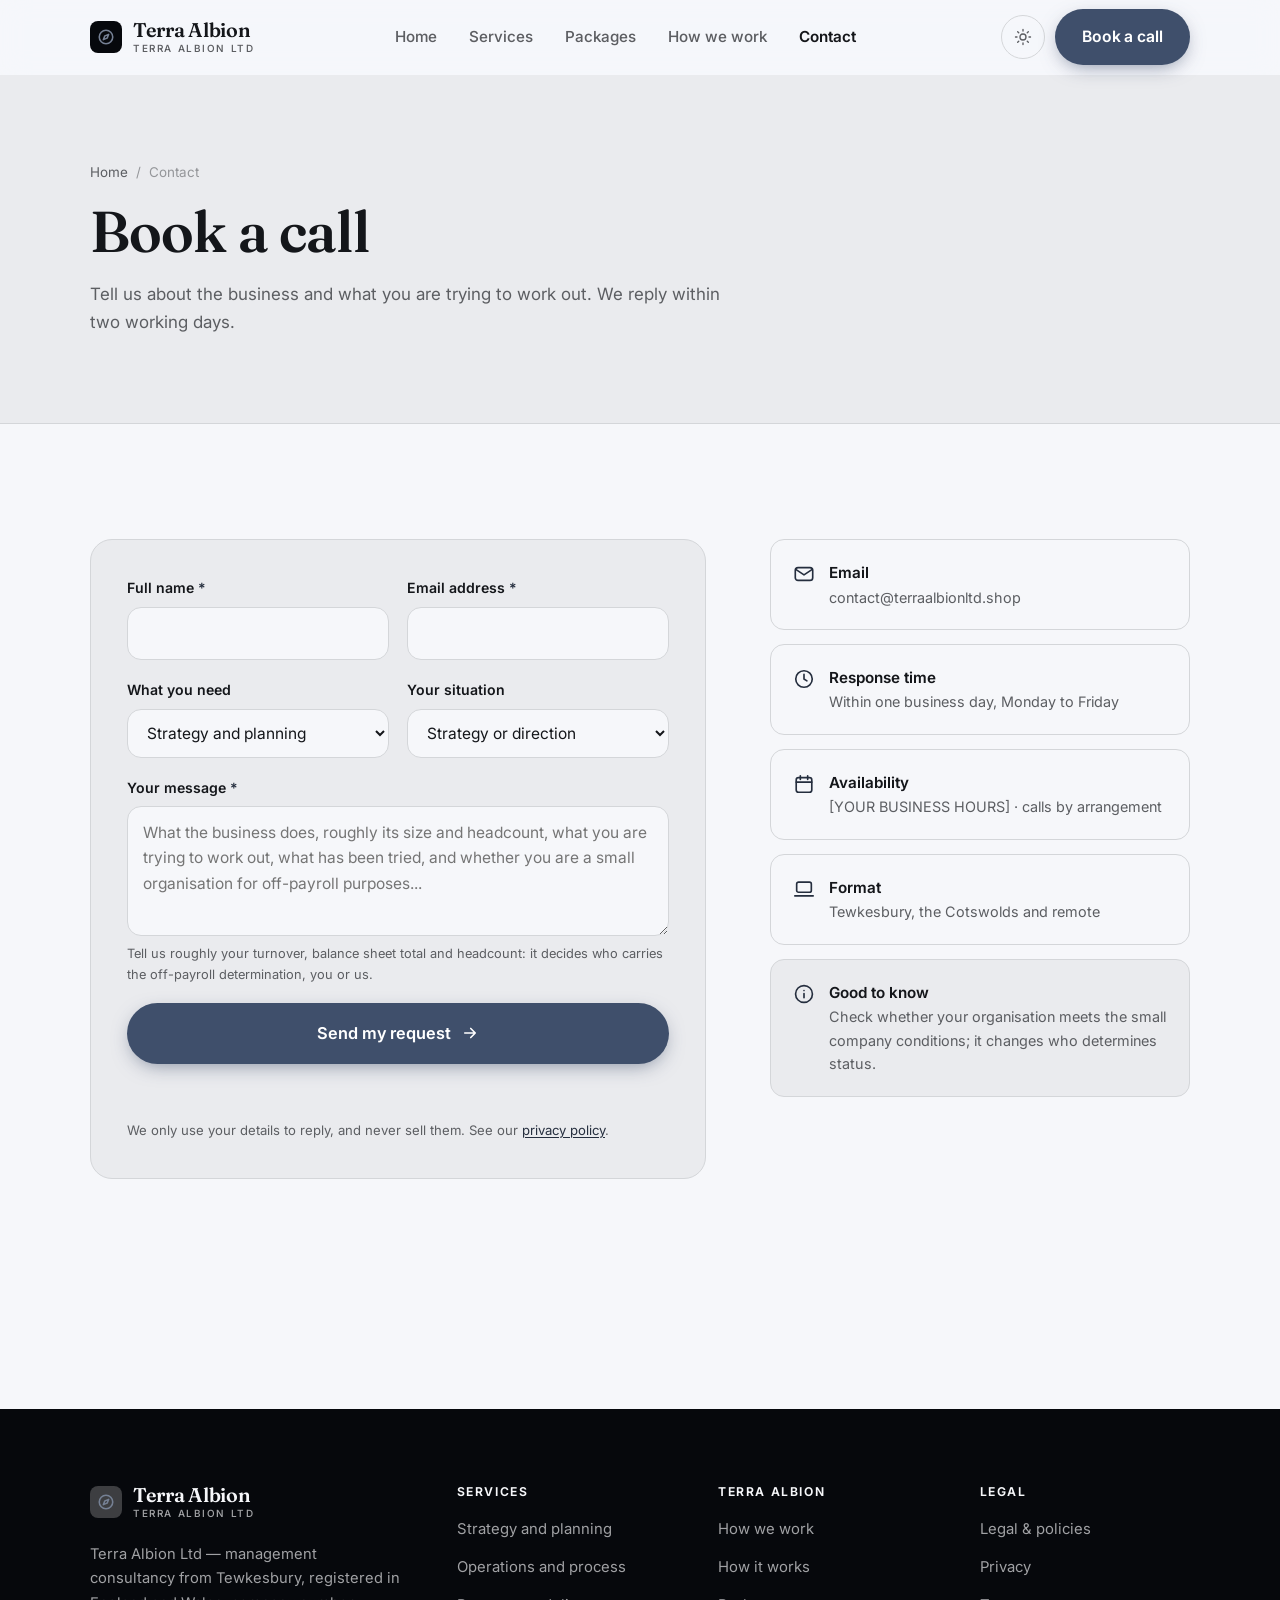
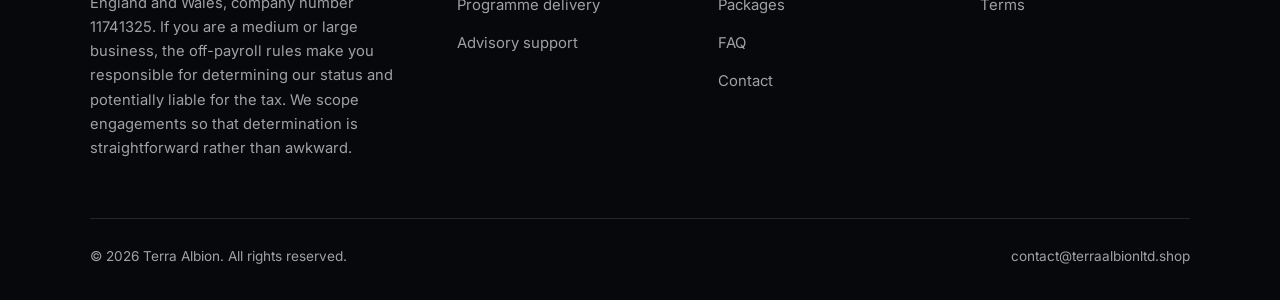
<file: contact.html>
<!DOCTYPE html>
<html lang="en" class="no-js">
<head>
<meta charset="utf-8">
<meta name="viewport" content="width=device-width, initial-scale=1">
<title>Contact — Terra Albion</title>
<meta name="description" content="Contact Terra Albion Ltd near Tewkesbury for a first call. We reply within two working days.">
<link rel="canonical" href="https://terraalbionltd.shop/contact.html">

<meta property="og:type" content="website">
<meta property="og:url" content="https://terraalbionltd.shop/contact.html">
<meta property="og:site_name" content="Terra Albion">
<meta property="og:locale" content="en_US">
<meta property="og:title" content="Contact — Terra Albion">
<meta property="og:description" content="Contact Terra Albion Ltd near Tewkesbury for a first call. We reply within two working days.">
<meta name="theme-color" content="#06080c">

<link rel="icon" href="assets/img/favicon.svg" type="image/svg+xml">
<link rel="preconnect" href="https://fonts.googleapis.com">
<link rel="preconnect" href="https://fonts.gstatic.com" crossorigin>
<link rel="stylesheet" href="https://fonts.googleapis.com/css2?family=Fraunces:wght@400;500;600;700&family=Inter:wght@400..700&display=swap">
<link rel="stylesheet" href="assets/css/style.css">

<!-- Thème appliqué avant le premier rendu (évite le flash) -->
<script>
document.documentElement.classList.remove('no-js');
(function(){try{var t=localStorage.getItem('site-theme');if(t){document.documentElement.setAttribute('data-theme',t);}}catch(e){}})();
</script>
</head>

<body>
<a class="skip-link" href="#main">Skip to main content</a>

<header class="site-header">
  <nav class="wrap nav" aria-label="Main navigation">
    <a class="brand" href="index.html">
      <svg class="brand__mark" viewBox="0 0 64 64" aria-hidden="true">
        <rect class="bm-bg" width="64" height="64" rx="16"/>
        <g class="bm-ic" transform="translate(14 14) scale(1.5)" fill="none" stroke-width="2.1" stroke-linecap="round" stroke-linejoin="round"><circle cx="12" cy="12" r="9"/><path d="M15.5 8.5 13.5 13.5 8.5 15.5 10.5 10.5z"/></g>
      </svg>
      <span>Terra Albion<span class="brand__sub">TERRA ALBION LTD</span></span>
    </a>

    <ul class="nav__links" id="nav-links">
      <li><a href="index.html">Home</a></li>
      <li><a href="programs.html">Services</a></li>
      <li><a href="index.html#pricing">Packages</a></li>
      <li><a href="about.html">How we work</a></li>
      <li><a href="contact.html" aria-current="page">Contact</a></li>
      <li><a class="btn btn--primary" href="contact.html">Book a call</a></li>
    </ul>

    <div class="nav__cta">
      <button class="theme-toggle" type="button" aria-label="Switch to dark theme">
        <svg class="icon-sun" viewBox="0 0 24 24" fill="none" stroke="currentColor" stroke-width="1.8" stroke-linecap="round" aria-hidden="true"><circle cx="12" cy="12" r="4"/><path d="M12 2v2m0 16v2M2 12h2m16 0h2M4.9 4.9l1.4 1.4m11.4 11.4 1.4 1.4M19.1 4.9l-1.4 1.4M6.3 17.7l-1.4 1.4"/></svg>
        <svg class="icon-moon" viewBox="0 0 24 24" fill="none" stroke="currentColor" stroke-width="1.8" stroke-linecap="round" stroke-linejoin="round" aria-hidden="true"><path d="M21 12.8A9 9 0 1 1 11.2 3a7 7 0 0 0 9.8 9.8z"/></svg>
      </button>
      <a class="btn btn--primary" href="contact.html">Book a call</a>
      <button class="nav__toggle" type="button" aria-expanded="false" aria-controls="nav-links" aria-label="Open menu">
        <svg class="icon-open" viewBox="0 0 24 24" fill="none" stroke="currentColor" stroke-width="2" stroke-linecap="round" aria-hidden="true"><path d="M3 6h18M3 12h18M3 18h18"/></svg>
        <svg class="icon-close" viewBox="0 0 24 24" fill="none" stroke="currentColor" stroke-width="2" stroke-linecap="round" aria-hidden="true"><path d="M6 6l12 12M18 6L6 18"/></svg>
      </button>
    </div>
  </nav>
</header>

<main id="main">

<section class="page-head">
  <div class="wrap">
    <nav class="breadcrumb" aria-label="Breadcrumb">
      <a href="index.html">Home</a><span>/</span><span aria-current="page">Contact</span>
    </nav>
    <h1>Book a call</h1>
    <p>Tell us about the business and what you are trying to work out. We reply within two working days.</p>
  </div>
</section>

<section class="section wrap">
  <div class="form-layout">

    <!--
      FORM: the action attribute holds a placeholder id. Create a free form at
      https://formspree.io and replace VOTRE_ID_FORMSPREE. Until then, the button
      opens the visitor's email app with a pre-filled message to contact@terraalbionltd.shop.
    -->
    <form class="form" id="contact-form" action="https://formspree.io/f/VOTRE_ID_FORMSPREE" method="POST"
          data-email="contact@terraalbionltd.shop" data-subject="Consultancy enquiry"
          data-msg-mail="Your email app will open with the message ready to send." data-msg-sending="Sending…"
          data-msg-ok="Thanks! Your message is on its way. We reply within one business day." data-msg-err="Sending failed. Please email us directly at">
      <div class="form__row">
        <div class="field">
          <label for="nom">Full name <span class="req" aria-hidden="true">*</span></label>
          <input type="text" id="nom" name="nom" autocomplete="name" required>
        </div>
        <div class="field">
          <label for="email">Email address <span class="req" aria-hidden="true">*</span></label>
          <input type="email" id="email" name="email" autocomplete="email" required>
        </div>
      </div>

      <div class="form__row">
        <div class="field">
          <label for="programme">What you need</label>
          <select id="programme" name="programme">
            <option>Strategy and planning</option>
            <option>Operations and process</option>
            <option>Programme delivery</option>
            <option>Advisory support</option>
            <option>Not sure yet</option>
          </select>
        </div>
        <div class="field">
          <label for="niveau">Your situation</label>
          <select id="niveau" name="niveau">
            <option>Strategy or direction</option>
            <option>Operations or process</option>
            <option>A programme to run</option>
            <option>Ongoing advisory</option>
          </select>
        </div>
      </div>

      <div class="field">
        <label for="message">Your message <span class="req" aria-hidden="true">*</span></label>
        <textarea id="message" name="message" required placeholder="What the business does, roughly its size and headcount, what you are trying to work out, what has been tried, and whether you are a small organisation for off-payroll purposes..."></textarea>
        <span class="field__hint">Tell us roughly your turnover, balance sheet total and headcount: it decides who carries the off-payroll determination, you or us.</span>
      </div>

      <!-- Bot trap: hidden from humans -->
      <div class="visually-hidden" aria-hidden="true">
        <label for="site-web">Leave this field empty</label>
        <input type="text" id="site-web" name="_gotcha" tabindex="-1" autocomplete="off">
      </div>

      <button class="btn btn--primary btn--lg" type="submit">Send my request <svg viewBox="0 0 24 24" fill="none" stroke="currentColor" stroke-width="2.2" stroke-linecap="round" stroke-linejoin="round" aria-hidden="true"><path d="M5 12h14M13 6l6 6-6 6"/></svg></button>

      <p id="form-status" class="form__status" role="status" aria-live="polite"></p>

      <p class="form__note">
        We only use your details to reply, and never sell them. See our <a href="legal.html#privacy">privacy policy</a>.
      </p>
    </form>

    <aside class="contact-aside">
      <div class="contact-card">
        <svg viewBox="0 0 24 24" fill="none" stroke="currentColor" stroke-width="1.8" stroke-linecap="round" stroke-linejoin="round" aria-hidden="true"><rect x="2.5" y="5" width="19" height="14" rx="3"/><path d="M3 7l9 6 9-6"/></svg>
        <div><b>Email</b><a href="mailto:contact@terraalbionltd.shop">contact@terraalbionltd.shop</a></div>
      </div>
      <div class="contact-card">
        <svg viewBox="0 0 24 24" fill="none" stroke="currentColor" stroke-width="1.8" stroke-linecap="round" stroke-linejoin="round" aria-hidden="true"><circle cx="12" cy="12" r="9"/><path d="M12 7v5l3.2 2"/></svg>
        <div><b>Response time</b><span>Within one business day, Monday to Friday</span></div>
      </div>
      <div class="contact-card">
        <svg viewBox="0 0 24 24" fill="none" stroke="currentColor" stroke-width="1.8" stroke-linecap="round" stroke-linejoin="round" aria-hidden="true"><rect x="3.5" y="5" width="17" height="16" rx="2.5"/><path d="M8 3v4M16 3v4M3.5 10h17"/></svg>
        <div><b>Availability</b><span>[YOUR BUSINESS HOURS] · calls by arrangement</span></div>
      </div>
      <div class="contact-card">
        <svg viewBox="0 0 24 24" fill="none" stroke="currentColor" stroke-width="1.8" stroke-linecap="round" stroke-linejoin="round" aria-hidden="true"><rect x="4" y="4.5" width="16" height="11" rx="2"/><path d="M2 19.5h20"/></svg>
        <div><b>Format</b><span>Tewkesbury, the Cotswolds and remote</span></div>
      </div>
      <div class="contact-card contact-card--soft">
        <svg viewBox="0 0 24 24" fill="none" stroke="currentColor" stroke-width="1.8" stroke-linecap="round" stroke-linejoin="round" aria-hidden="true"><circle cx="12" cy="12" r="9.2"/><path d="M12 16v-4.5M12 8.2v.1"/></svg>
        <div><b>Good to know</b><span>Check whether your organisation meets the small company conditions; it changes who determines status.</span></div>
      </div>
    </aside>

  </div>
</section>

</main>

<footer class="site-footer">
  <div class="wrap">
    <div class="footer__grid">
      <div class="footer__brand">
        <a class="brand" href="index.html">
          <svg class="brand__mark" viewBox="0 0 64 64" aria-hidden="true">
        <rect class="bm-bg" width="64" height="64" rx="16"/>
        <g class="bm-ic" transform="translate(14 14) scale(1.5)" fill="none" stroke-width="2.1" stroke-linecap="round" stroke-linejoin="round"><circle cx="12" cy="12" r="9"/><path d="M15.5 8.5 13.5 13.5 8.5 15.5 10.5 10.5z"/></g>
      </svg>
          <span>Terra Albion<span class="brand__sub">TERRA ALBION LTD</span></span>
        </a>
        <p>Terra Albion Ltd — management consultancy from Tewkesbury, registered in England and Wales, company number 11741325. If you are a medium or large business, the off-payroll rules make you responsible for determining our status and potentially liable for the tax. We scope engagements so that determination is straightforward rather than awkward.</p>
      </div>

      <div class="footer__col">
        <h4>Services</h4>
        <ul>
          <li><a href="programs.html#strategy">Strategy and planning</a></li>
          <li><a href="programs.html#operations">Operations and process</a></li>
          <li><a href="programs.html#programme">Programme delivery</a></li>
          <li><a href="programs.html#advisory">Advisory support</a></li>
        </ul>
      </div>

      <div class="footer__col">
        <h4>Terra Albion</h4>
        <ul>
          <li><a href="about.html">How we work</a></li>
          <li><a href="index.html#how-it-works">How it works</a></li>
          <li><a href="index.html#pricing">Packages</a></li>
          <li><a href="index.html#faq">FAQ</a></li>
          <li><a href="contact.html">Contact</a></li>
        </ul>
      </div>

      <div class="footer__col">
        <h4>Legal</h4>
        <ul>
          <li><a href="legal.html">Legal &amp; policies</a></li>
          <li><a href="legal.html#privacy">Privacy</a></li>
          <li><a href="legal.html#terms">Terms</a></li>
        </ul>
      </div>
    </div>

    <div class="footer__bottom">
      <p>© <span data-year>2026</span> Terra Albion. All rights reserved.</p>
      <p><a href="mailto:contact@terraalbionltd.shop">contact@terraalbionltd.shop</a></p>
    </div>
  </div>
</footer>

<script src="assets/js/main.js" defer></script>
</body>
</html>
</file>
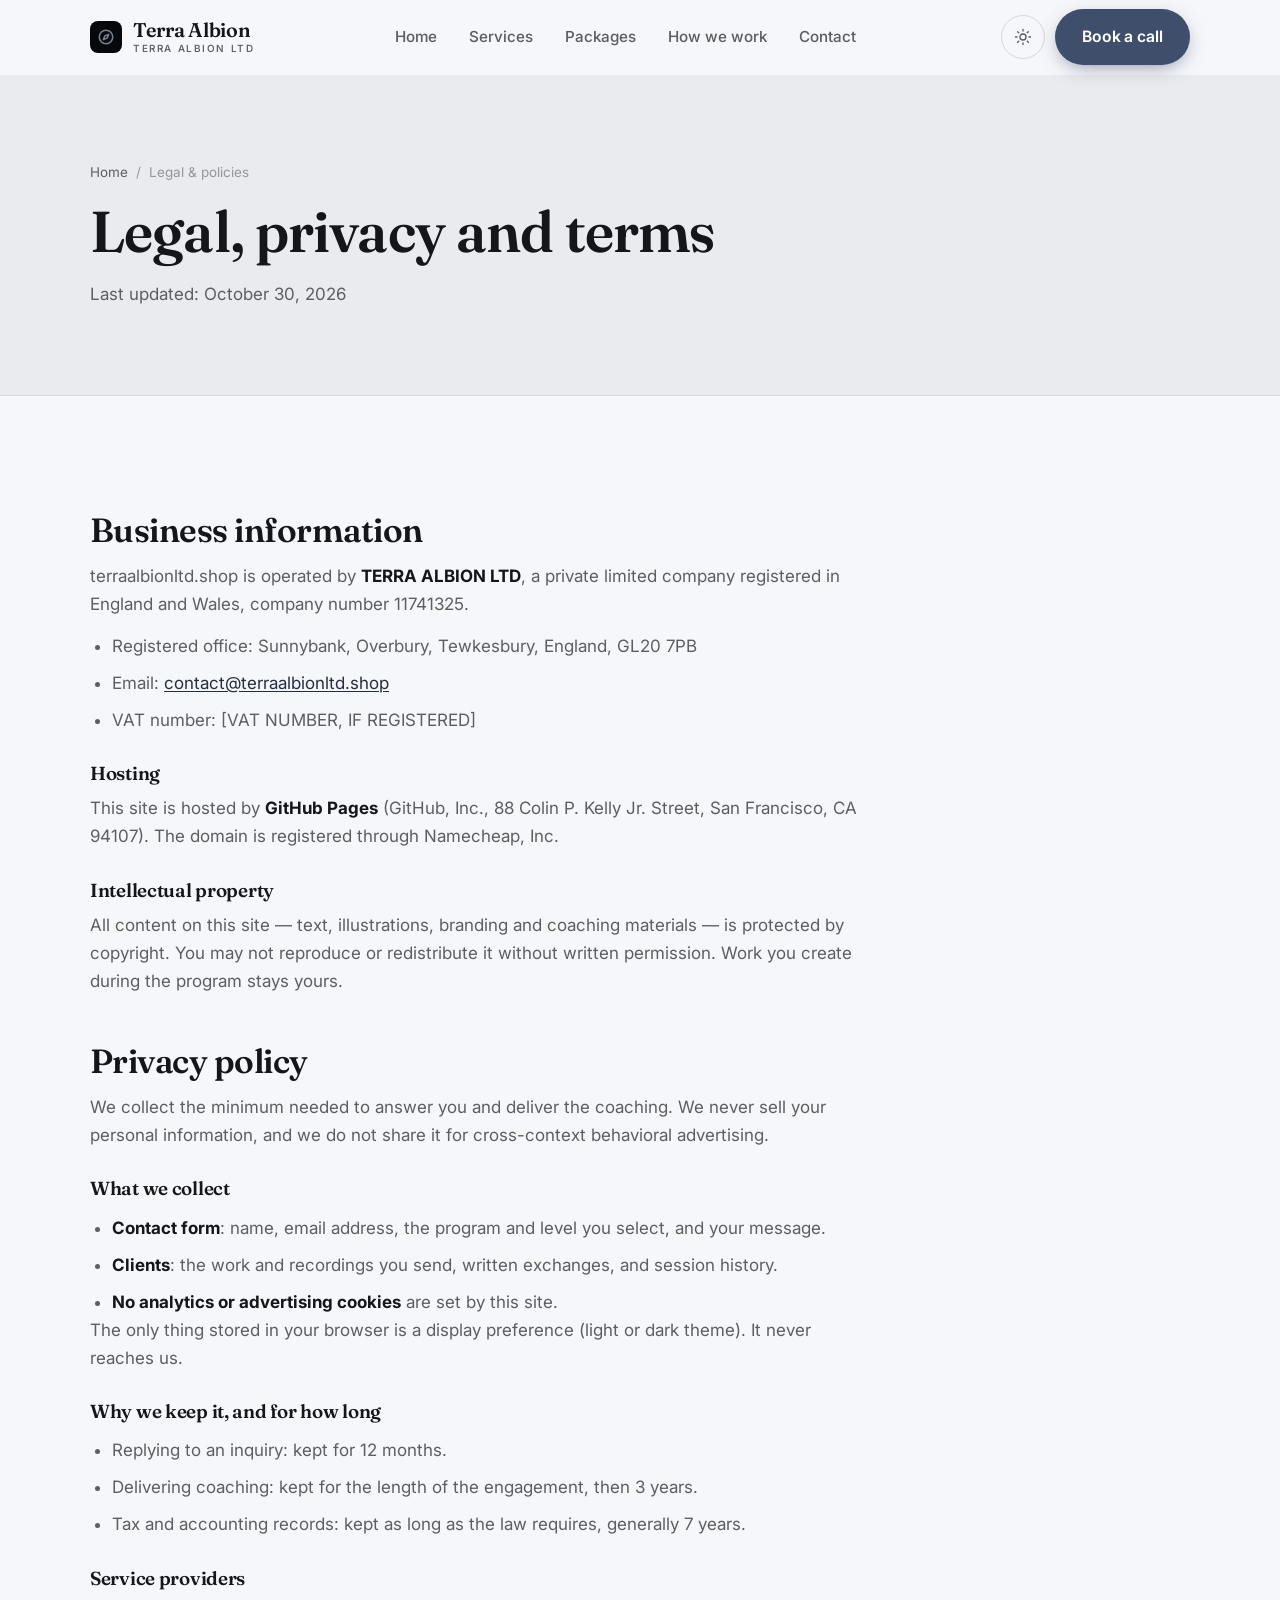
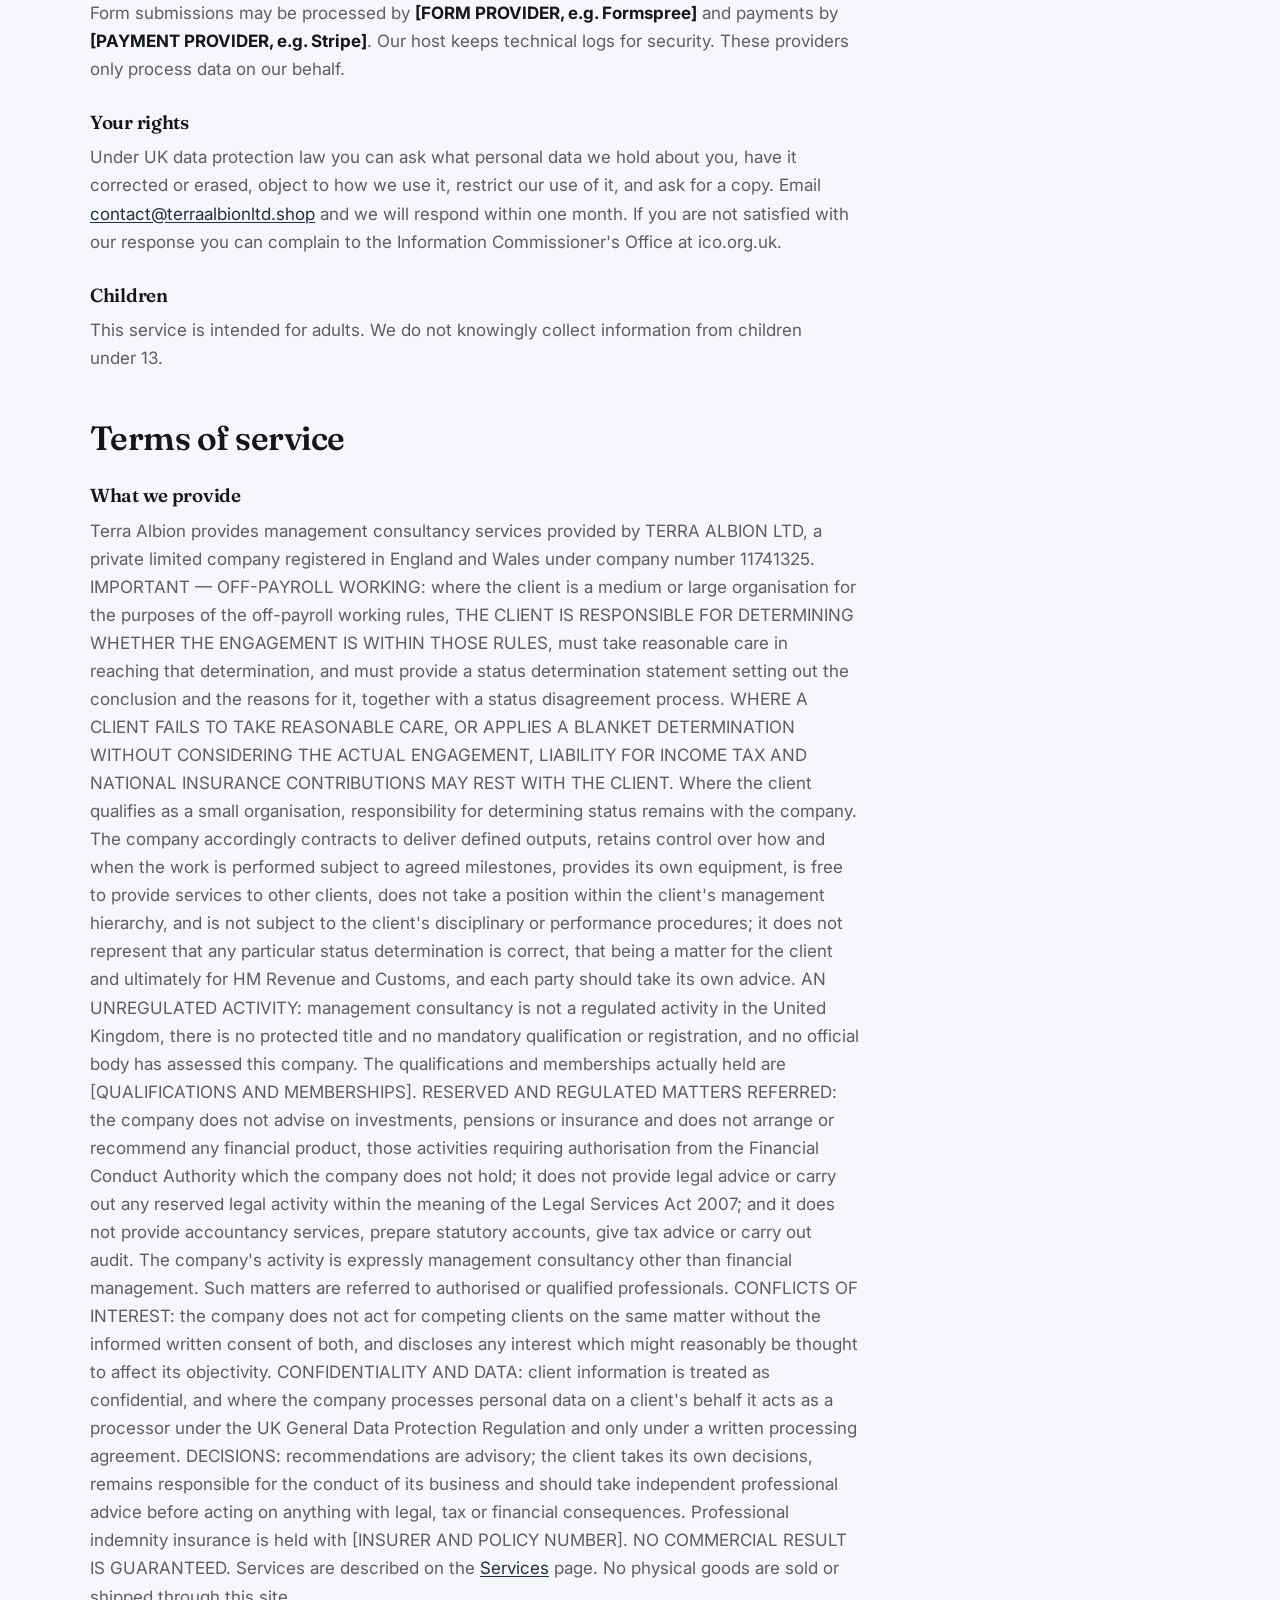
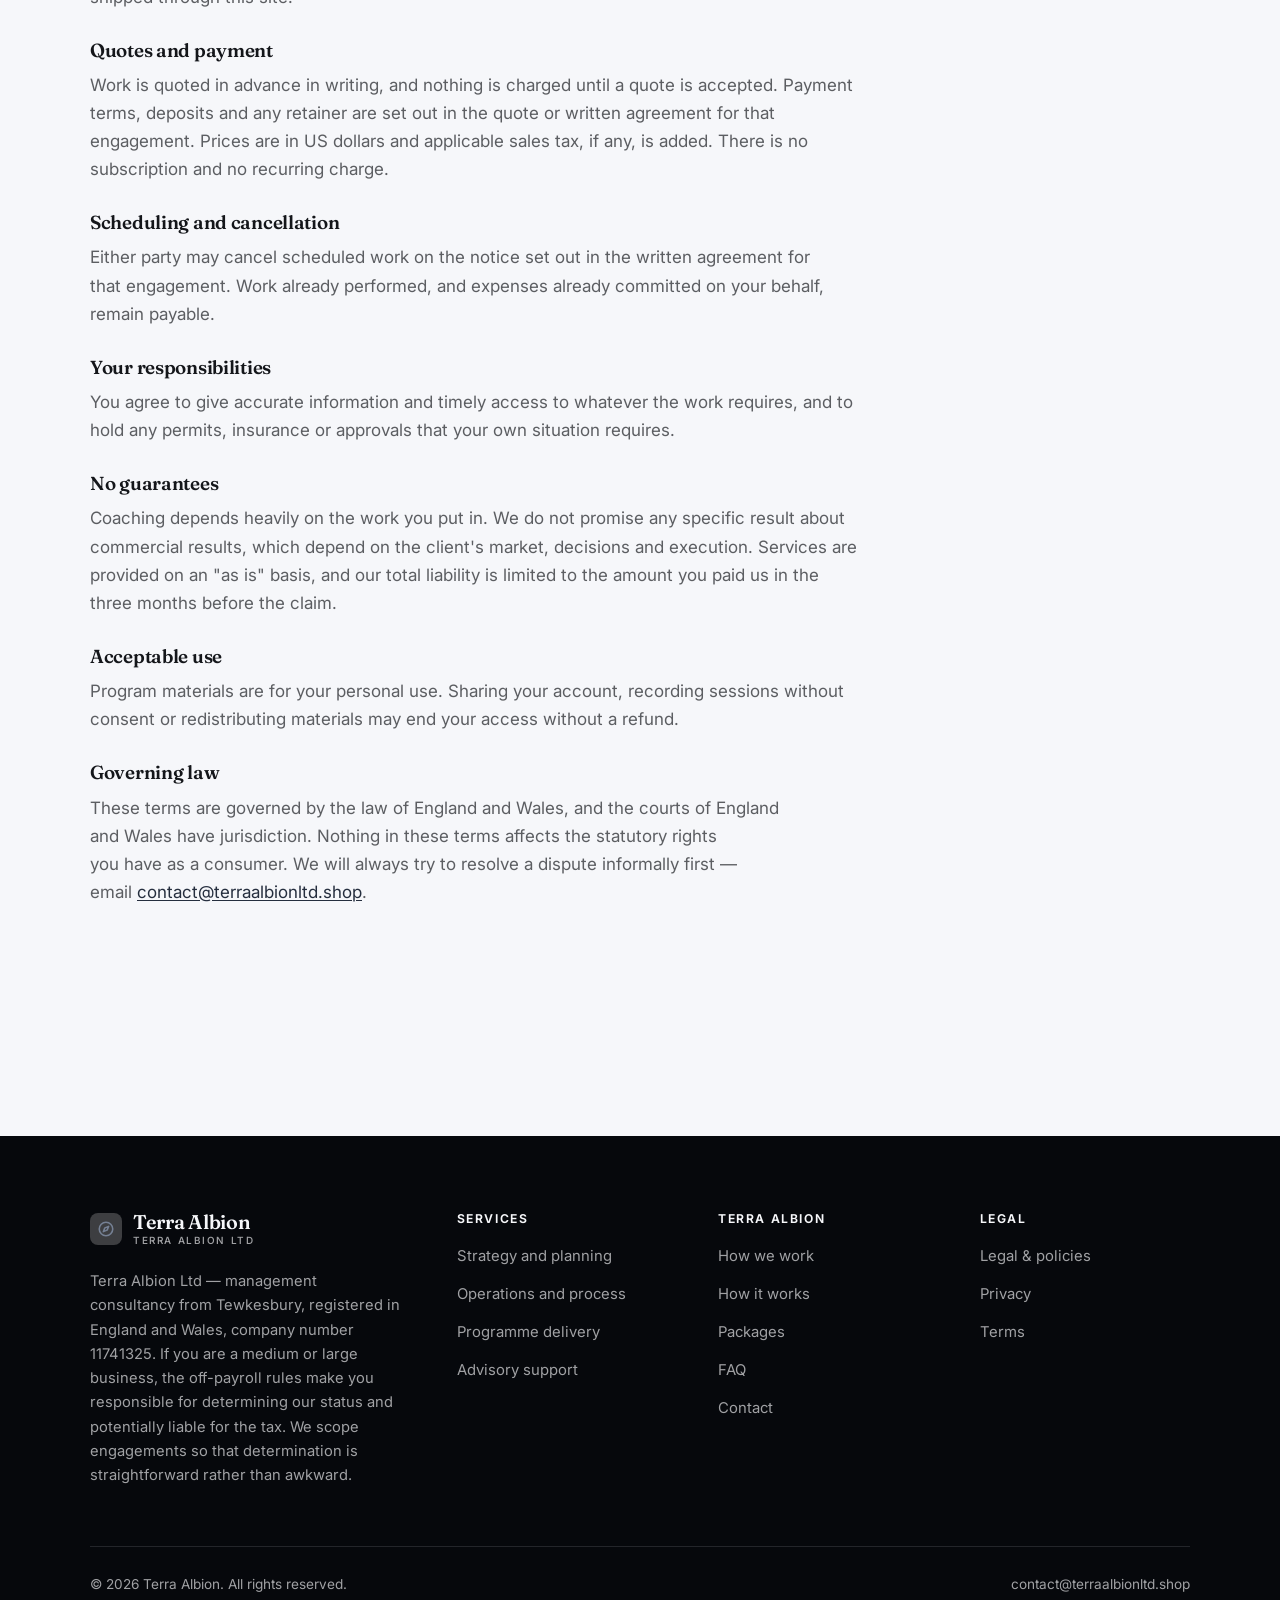
<file: legal.html>
<!DOCTYPE html>
<html lang="en" class="no-js">
<head>
<meta charset="utf-8">
<meta name="viewport" content="width=device-width, initial-scale=1">
<title>Legal, privacy and terms — Terra Albion</title>
<meta name="description" content="Business information, privacy policy and terms of service for Terra Albion.">
<meta name="robots" content="noindex">

<meta property="og:type" content="website">
<meta property="og:url" content="https://terraalbionltd.shop/legal.html">
<meta property="og:site_name" content="Terra Albion">
<meta property="og:locale" content="en_US">
<meta property="og:title" content="Legal, privacy and terms — Terra Albion">
<meta property="og:description" content="Business information, privacy policy and terms of service for Terra Albion.">
<meta name="theme-color" content="#06080c">

<link rel="icon" href="assets/img/favicon.svg" type="image/svg+xml">
<link rel="preconnect" href="https://fonts.googleapis.com">
<link rel="preconnect" href="https://fonts.gstatic.com" crossorigin>
<link rel="stylesheet" href="https://fonts.googleapis.com/css2?family=Fraunces:wght@400;500;600;700&family=Inter:wght@400..700&display=swap">
<link rel="stylesheet" href="assets/css/style.css">

<!-- Thème appliqué avant le premier rendu (évite le flash) -->
<script>
document.documentElement.classList.remove('no-js');
(function(){try{var t=localStorage.getItem('site-theme');if(t){document.documentElement.setAttribute('data-theme',t);}}catch(e){}})();
</script>
</head>

<body>
<a class="skip-link" href="#main">Skip to main content</a>

<header class="site-header">
  <nav class="wrap nav" aria-label="Main navigation">
    <a class="brand" href="index.html">
      <svg class="brand__mark" viewBox="0 0 64 64" aria-hidden="true">
        <rect class="bm-bg" width="64" height="64" rx="16"/>
        <g class="bm-ic" transform="translate(14 14) scale(1.5)" fill="none" stroke-width="2.1" stroke-linecap="round" stroke-linejoin="round"><circle cx="12" cy="12" r="9"/><path d="M15.5 8.5 13.5 13.5 8.5 15.5 10.5 10.5z"/></g>
      </svg>
      <span>Terra Albion<span class="brand__sub">TERRA ALBION LTD</span></span>
    </a>

    <ul class="nav__links" id="nav-links">
      <li><a href="index.html">Home</a></li>
      <li><a href="programs.html">Services</a></li>
      <li><a href="index.html#pricing">Packages</a></li>
      <li><a href="about.html">How we work</a></li>
      <li><a href="contact.html">Contact</a></li>
      <li><a class="btn btn--primary" href="contact.html">Book a call</a></li>
    </ul>

    <div class="nav__cta">
      <button class="theme-toggle" type="button" aria-label="Switch to dark theme">
        <svg class="icon-sun" viewBox="0 0 24 24" fill="none" stroke="currentColor" stroke-width="1.8" stroke-linecap="round" aria-hidden="true"><circle cx="12" cy="12" r="4"/><path d="M12 2v2m0 16v2M2 12h2m16 0h2M4.9 4.9l1.4 1.4m11.4 11.4 1.4 1.4M19.1 4.9l-1.4 1.4M6.3 17.7l-1.4 1.4"/></svg>
        <svg class="icon-moon" viewBox="0 0 24 24" fill="none" stroke="currentColor" stroke-width="1.8" stroke-linecap="round" stroke-linejoin="round" aria-hidden="true"><path d="M21 12.8A9 9 0 1 1 11.2 3a7 7 0 0 0 9.8 9.8z"/></svg>
      </button>
      <a class="btn btn--primary" href="contact.html">Book a call</a>
      <button class="nav__toggle" type="button" aria-expanded="false" aria-controls="nav-links" aria-label="Open menu">
        <svg class="icon-open" viewBox="0 0 24 24" fill="none" stroke="currentColor" stroke-width="2" stroke-linecap="round" aria-hidden="true"><path d="M3 6h18M3 12h18M3 18h18"/></svg>
        <svg class="icon-close" viewBox="0 0 24 24" fill="none" stroke="currentColor" stroke-width="2" stroke-linecap="round" aria-hidden="true"><path d="M6 6l12 12M18 6L6 18"/></svg>
      </button>
    </div>
  </nav>
</header>

<main id="main">

<section class="page-head">
  <div class="wrap">
    <nav class="breadcrumb" aria-label="Breadcrumb">
      <a href="index.html">Home</a><span>/</span><span aria-current="page">Legal &amp; policies</span>
    </nav>
    <h1>Legal, privacy and terms</h1>
    <p>Last updated: <time datetime="2026-10-30">October 30, 2026</time></p>
  </div>
</section>

<section class="section wrap">
  <div class="prose">

    <!--
      TO DO: this is a skeleton, not legal advice. Replace every [BRACKET] with
      your real details before selling, and have a lawyer review it if you can.
      Consumer protection rules differ by state.
    -->

    <h2 id="business">Business information</h2>
    <p>
      terraalbionltd.shop is operated by <strong>TERRA ALBION LTD</strong>, a private limited
      company registered in England and Wales, company number 11741325.
    </p>
    <ul>
      <li>Registered office: Sunnybank, Overbury, Tewkesbury, England, GL20 7PB</li>
      <li>Email: <a href="mailto:contact@terraalbionltd.shop">contact@terraalbionltd.shop</a></li>
      <li>VAT number: [VAT NUMBER, IF REGISTERED]</li>
    </ul>

    <h3>Hosting</h3>
    <p>
      This site is hosted by <strong>GitHub Pages</strong> (GitHub, Inc., 88 Colin P. Kelly Jr. Street,
      San Francisco, CA 94107). The domain is registered through Namecheap, Inc.
    </p>

    <h3>Intellectual property</h3>
    <p>
      All content on this site — text, illustrations, branding and coaching materials — is protected by
      copyright. You may not reproduce or redistribute it without written permission. Work you create during
      the program stays yours.
    </p>

    <h2 id="privacy">Privacy policy</h2>
    <p>
      We collect the minimum needed to answer you and deliver the coaching. We never sell your personal
      information, and we do not share it for cross-context behavioral advertising.
    </p>
    <h3>What we collect</h3>
    <ul>
      <li><strong>Contact form</strong>: name, email address, the program and level you select, and your message.</li>
      <li><strong>Clients</strong>: the work and recordings you send, written exchanges, and session history.</li>
      <li><strong>No analytics or advertising cookies</strong> are set by this site.</li>
    </ul>
    <p>
      The only thing stored in your browser is a display preference (light or dark theme). It never reaches us.
    </p>
    <h3>Why we keep it, and for how long</h3>
    <ul>
      <li>Replying to an inquiry: kept for 12 months.</li>
      <li>Delivering coaching: kept for the length of the engagement, then 3 years.</li>
      <li>Tax and accounting records: kept as long as the law requires, generally 7 years.</li>
    </ul>
    <h3>Service providers</h3>
    <p>
      Form submissions may be processed by <strong>[FORM PROVIDER, e.g. Formspree]</strong> and payments by
      <strong>[PAYMENT PROVIDER, e.g. Stripe]</strong>. Our host keeps technical logs for security. These
      providers only process data on our behalf.
    </p>
    <h3>Your rights</h3>
    <p>
      Under UK data protection law you can ask what personal data we hold about you, have it corrected or
      erased, object to how we use it, restrict our use of it, and ask for a copy. Email
      <a href="mailto:contact@terraalbionltd.shop">contact@terraalbionltd.shop</a> and we will respond within one month. If you are not satisfied with
      our response you can complain to the Information Commissioner's Office at ico.org.uk.
    </p>
    <h3>Children</h3>
    <p>
      This service is intended for adults. We do not knowingly collect information from children under 13.
    </p>

    <h2 id="terms">Terms of service</h2>
    <h3>What we provide</h3>
    <p>
      Terra Albion provides management consultancy services provided by TERRA ALBION LTD, a private limited company registered in England and Wales under company number 11741325. IMPORTANT — OFF-PAYROLL WORKING: where the client is a medium or large organisation for the purposes of the off-payroll working rules, THE CLIENT IS RESPONSIBLE FOR DETERMINING WHETHER THE ENGAGEMENT IS WITHIN THOSE RULES, must take reasonable care in reaching that determination, and must provide a status determination statement setting out the conclusion and the reasons for it, together with a status disagreement process. WHERE A CLIENT FAILS TO TAKE REASONABLE CARE, OR APPLIES A BLANKET DETERMINATION WITHOUT CONSIDERING THE ACTUAL ENGAGEMENT, LIABILITY FOR INCOME TAX AND NATIONAL INSURANCE CONTRIBUTIONS MAY REST WITH THE CLIENT. Where the client qualifies as a small organisation, responsibility for determining status remains with the company. The company accordingly contracts to deliver defined outputs, retains control over how and when the work is performed subject to agreed milestones, provides its own equipment, is free to provide services to other clients, does not take a position within the client's management hierarchy, and is not subject to the client's disciplinary or performance procedures; it does not represent that any particular status determination is correct, that being a matter for the client and ultimately for HM Revenue and Customs, and each party should take its own advice. AN UNREGULATED ACTIVITY: management consultancy is not a regulated activity in the United Kingdom, there is no protected title and no mandatory qualification or registration, and no official body has assessed this company. The qualifications and memberships actually held are [QUALIFICATIONS AND MEMBERSHIPS]. RESERVED AND REGULATED MATTERS REFERRED: the company does not advise on investments, pensions or insurance and does not arrange or recommend any financial product, those activities requiring authorisation from the Financial Conduct Authority which the company does not hold; it does not provide legal advice or carry out any reserved legal activity within the meaning of the Legal Services Act 2007; and it does not provide accountancy services, prepare statutory accounts, give tax advice or carry out audit. The company's activity is expressly management consultancy other than financial management. Such matters are referred to authorised or qualified professionals. CONFLICTS OF INTEREST: the company does not act for competing clients on the same matter without the informed written consent of both, and discloses any interest which might reasonably be thought to affect its objectivity. CONFIDENTIALITY AND DATA: client information is treated as confidential, and where the company processes personal data on a client's behalf it acts as a processor under the UK General Data Protection Regulation and only under a written processing agreement. DECISIONS: recommendations are advisory; the client takes its own decisions, remains responsible for the conduct of its business and should take independent professional advice before acting on anything with legal, tax or financial consequences. Professional indemnity insurance is held with [INSURER AND POLICY NUMBER]. NO COMMERCIAL RESULT IS GUARANTEED. Services are described on the
      <a href="programs.html">Services</a> page. No physical goods are sold or shipped through this site.
    </p>
    <h3>Quotes and payment</h3>
    <p>
      Work is quoted in advance in writing, and nothing is charged until a quote is accepted. Payment terms,
      deposits and any retainer are set out in the quote or written agreement for that engagement. Prices are in
      US dollars and applicable sales tax, if any, is added. There is no subscription and no recurring charge.
    </p>
    <h3>Scheduling and cancellation</h3>
    <p>
      Either party may cancel scheduled work on the notice set out in the written agreement for that engagement.
      Work already performed, and expenses already committed on your behalf, remain payable.
    </p>
    <h3>Your responsibilities</h3>
    <p>
      You agree to give accurate information and timely access to whatever the work requires, and to hold any
      permits, insurance or approvals that your own situation requires.
    </p>

    <h3>No guarantees</h3>
    <p>
      Coaching depends heavily on the work you put in. We do not promise any specific result
      about commercial results, which depend on the client's market, decisions and execution. Services are provided on an "as is" basis, and our total
      liability is limited to the amount you paid us in the three months before the claim.
    </p>
    <h3>Acceptable use</h3>
    <p>
      Program materials are for your personal use. Sharing your account, recording sessions without consent
      or redistributing materials may end your access without a refund.
    </p>
    <h3>Governing law</h3>
    <p>
      These terms are governed by the law of England and Wales, and the courts of England and Wales have
      jurisdiction. Nothing in these terms affects the statutory rights you have as a consumer. We will always
      try to resolve a dispute informally first — email <a href="mailto:contact@terraalbionltd.shop">contact@terraalbionltd.shop</a>.
    </p>

  </div>
</section>

</main>

<footer class="site-footer">
  <div class="wrap">
    <div class="footer__grid">
      <div class="footer__brand">
        <a class="brand" href="index.html">
          <svg class="brand__mark" viewBox="0 0 64 64" aria-hidden="true">
        <rect class="bm-bg" width="64" height="64" rx="16"/>
        <g class="bm-ic" transform="translate(14 14) scale(1.5)" fill="none" stroke-width="2.1" stroke-linecap="round" stroke-linejoin="round"><circle cx="12" cy="12" r="9"/><path d="M15.5 8.5 13.5 13.5 8.5 15.5 10.5 10.5z"/></g>
      </svg>
          <span>Terra Albion<span class="brand__sub">TERRA ALBION LTD</span></span>
        </a>
        <p>Terra Albion Ltd — management consultancy from Tewkesbury, registered in England and Wales, company number 11741325. If you are a medium or large business, the off-payroll rules make you responsible for determining our status and potentially liable for the tax. We scope engagements so that determination is straightforward rather than awkward.</p>
      </div>

      <div class="footer__col">
        <h4>Services</h4>
        <ul>
          <li><a href="programs.html#strategy">Strategy and planning</a></li>
          <li><a href="programs.html#operations">Operations and process</a></li>
          <li><a href="programs.html#programme">Programme delivery</a></li>
          <li><a href="programs.html#advisory">Advisory support</a></li>
        </ul>
      </div>

      <div class="footer__col">
        <h4>Terra Albion</h4>
        <ul>
          <li><a href="about.html">How we work</a></li>
          <li><a href="index.html#how-it-works">How it works</a></li>
          <li><a href="index.html#pricing">Packages</a></li>
          <li><a href="index.html#faq">FAQ</a></li>
          <li><a href="contact.html">Contact</a></li>
        </ul>
      </div>

      <div class="footer__col">
        <h4>Legal</h4>
        <ul>
          <li><a href="legal.html">Legal &amp; policies</a></li>
          <li><a href="legal.html#privacy">Privacy</a></li>
          <li><a href="legal.html#terms">Terms</a></li>
        </ul>
      </div>
    </div>

    <div class="footer__bottom">
      <p>© <span data-year>2026</span> Terra Albion. All rights reserved.</p>
      <p><a href="mailto:contact@terraalbionltd.shop">contact@terraalbionltd.shop</a></p>
    </div>
  </div>
</footer>

<script src="assets/js/main.js" defer></script>
</body>
</html>
</file>
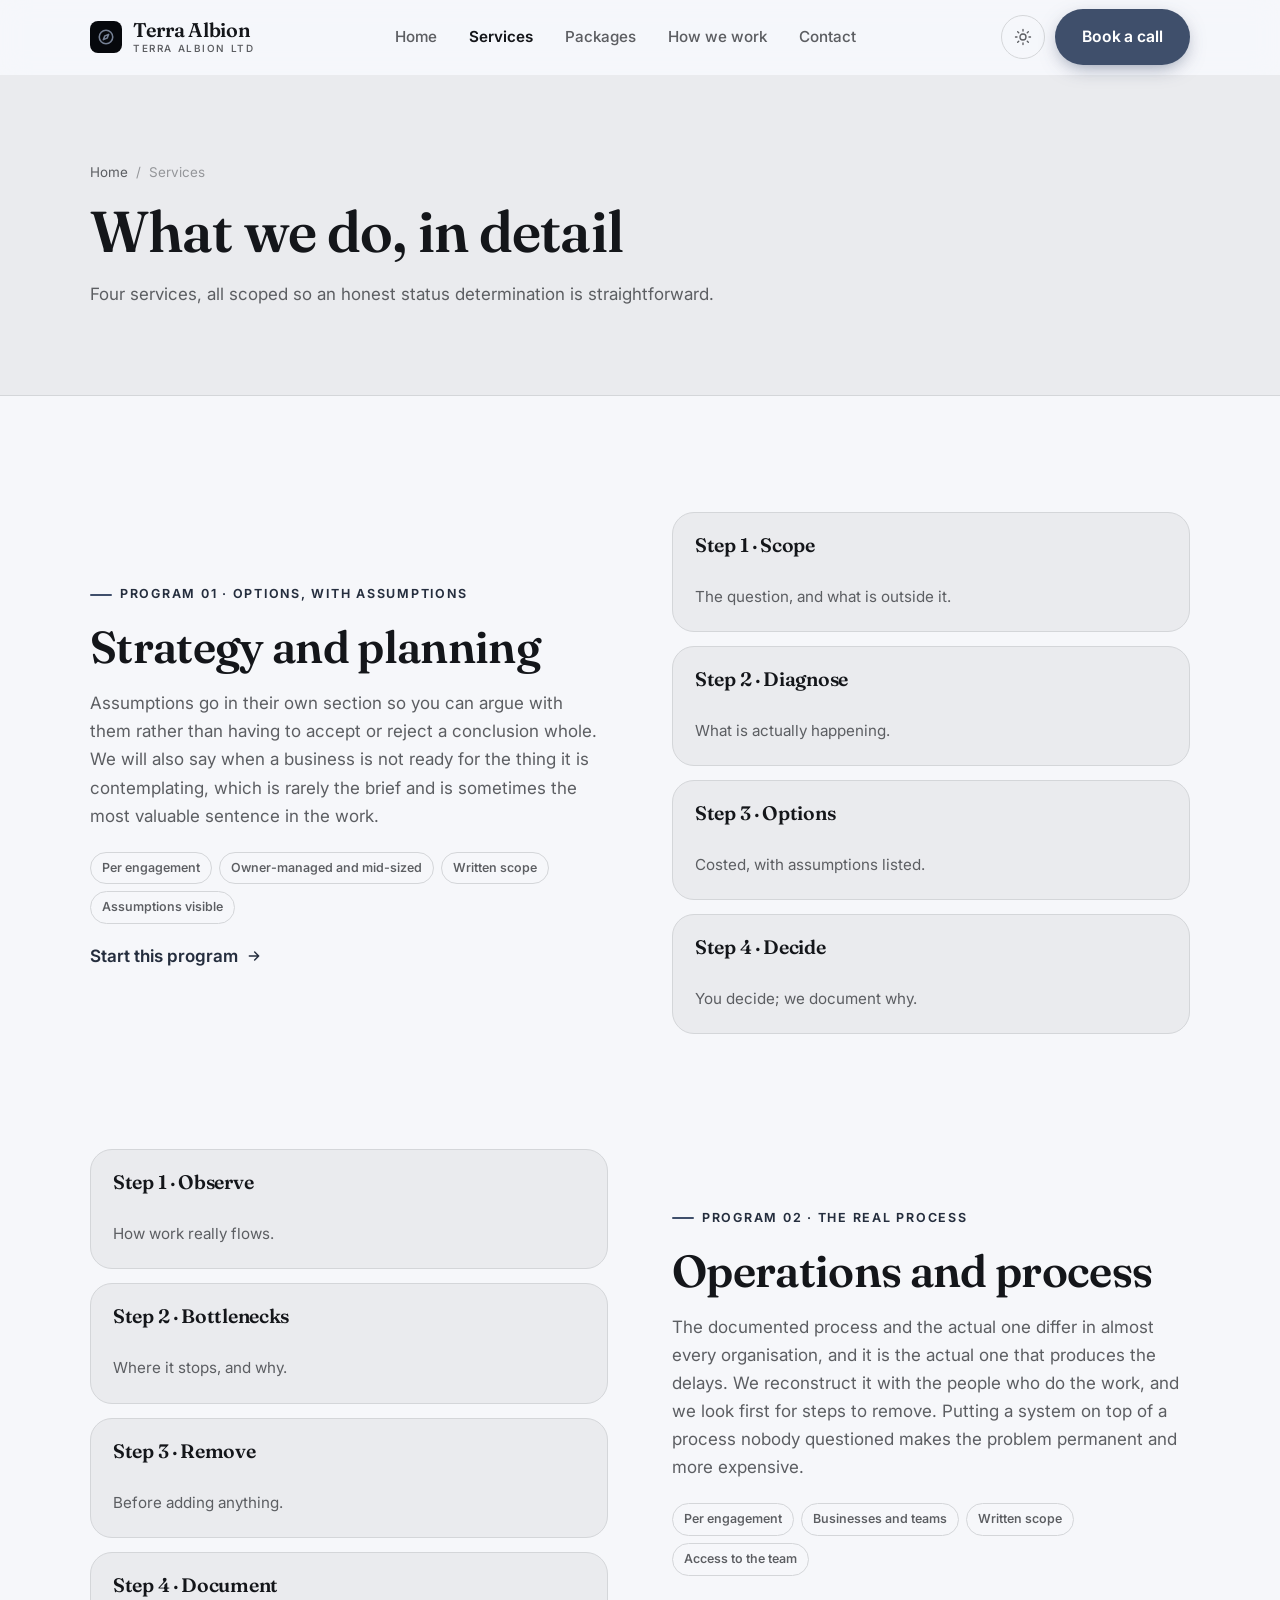
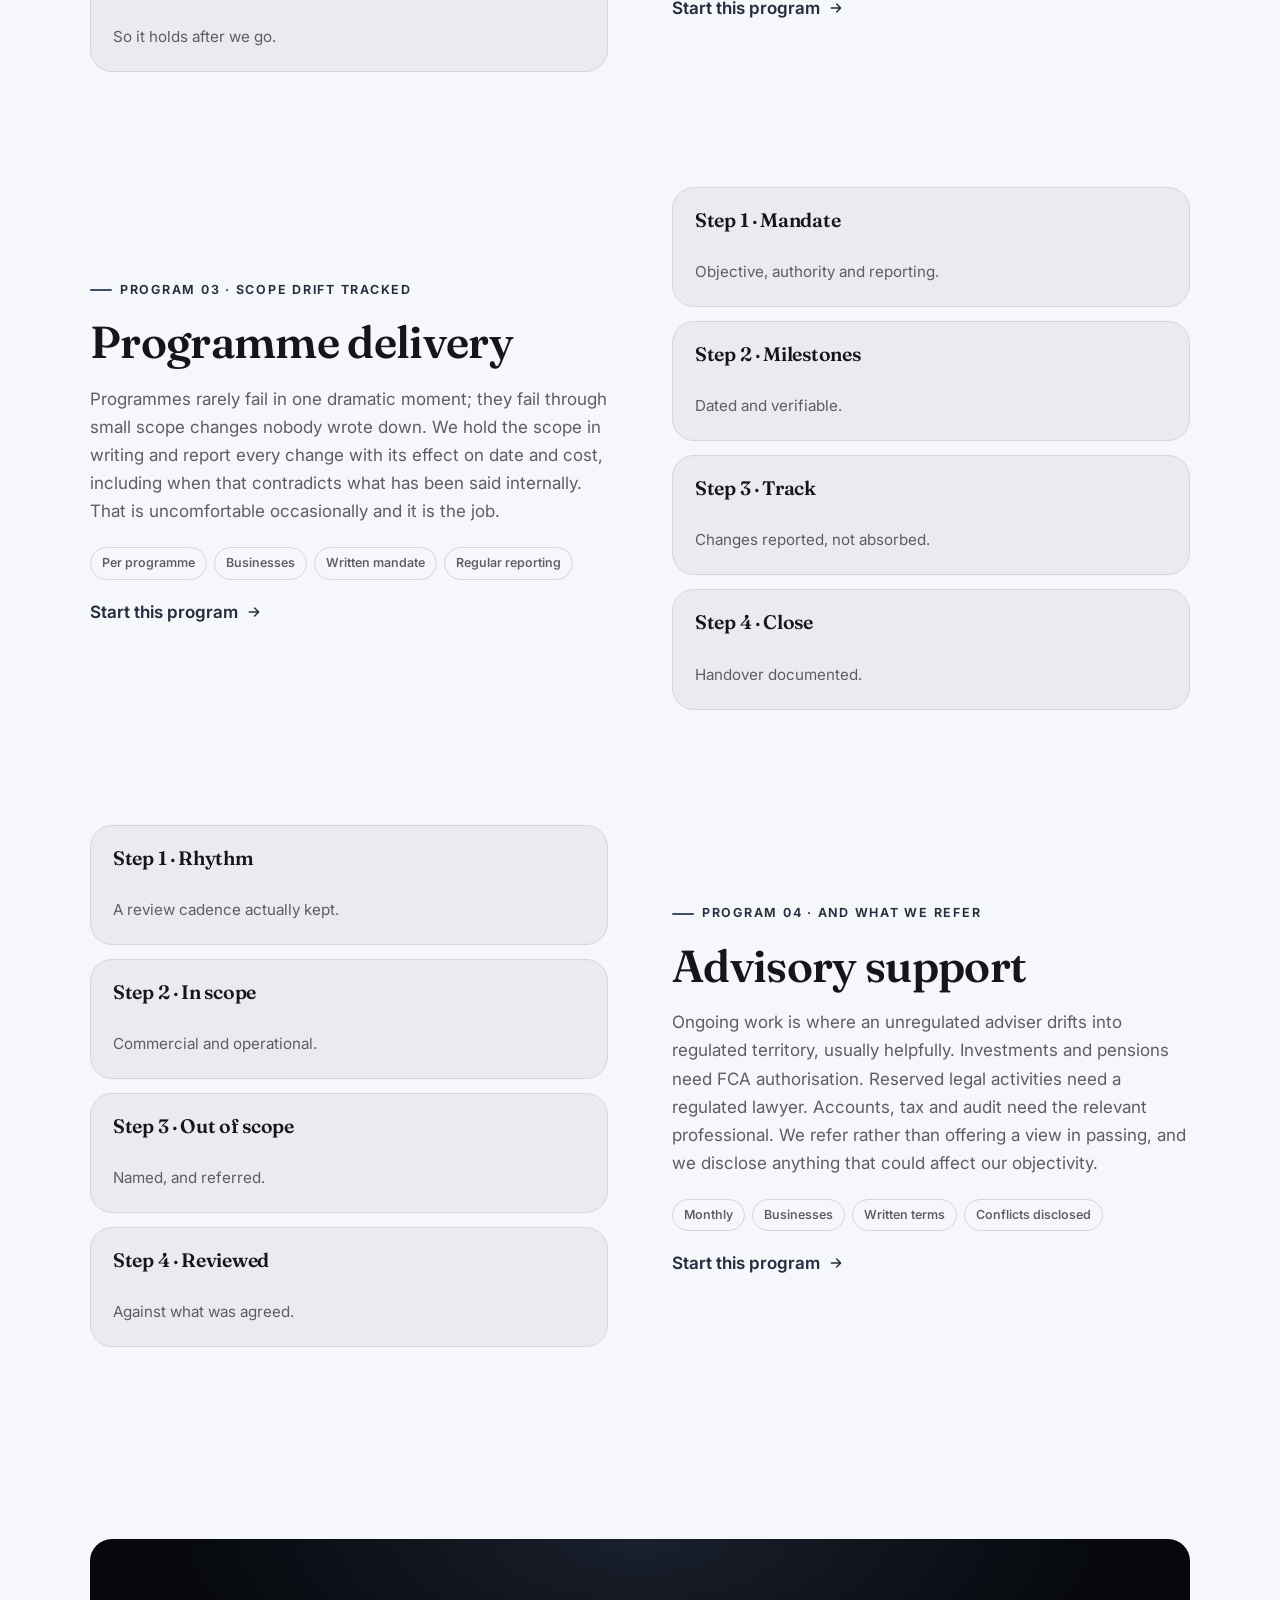
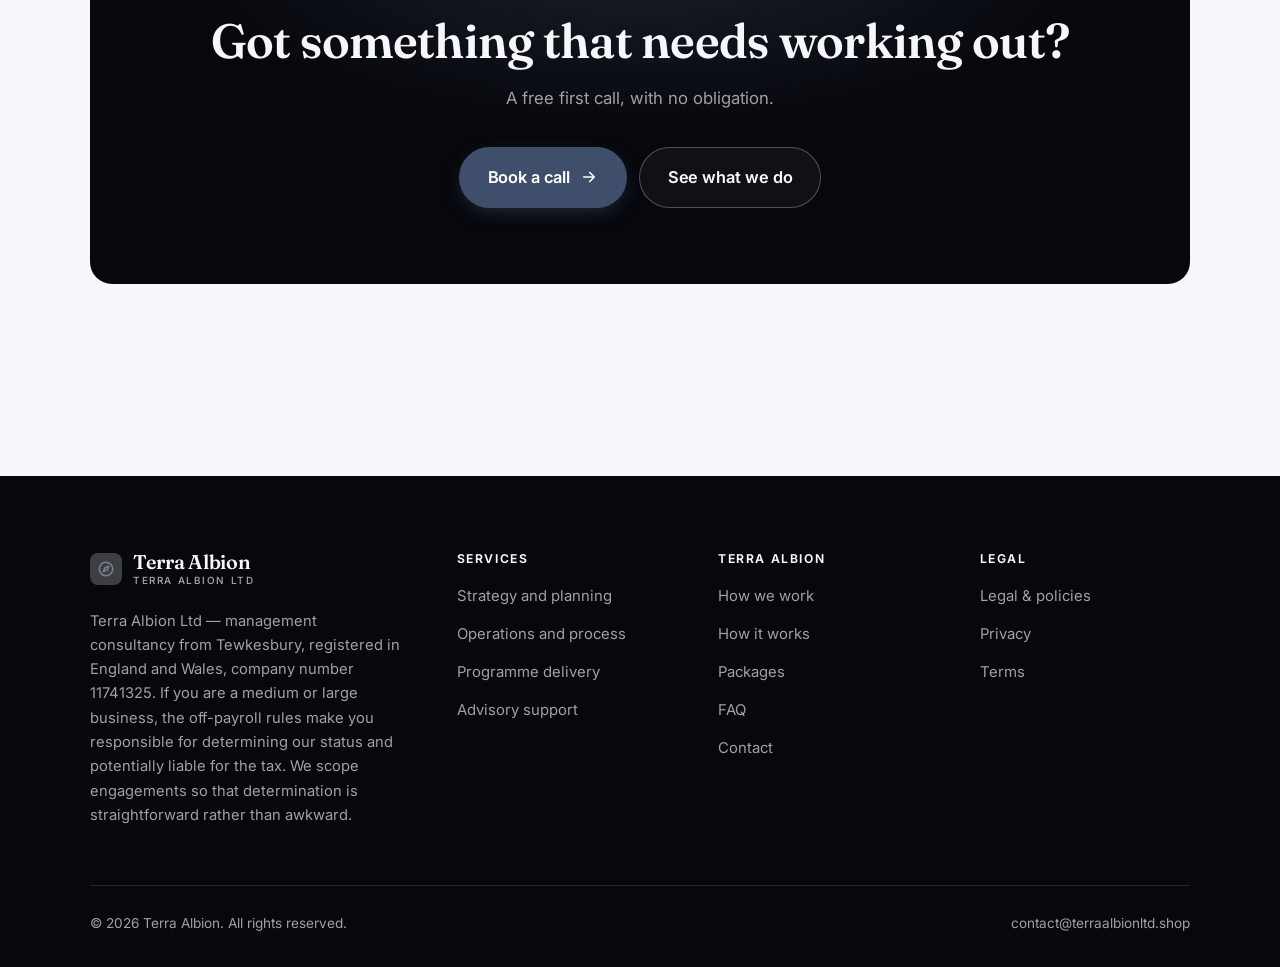
<file: programs.html>
<!DOCTYPE html>
<html lang="en" class="no-js">
<head>
<meta charset="utf-8">
<meta name="viewport" content="width=device-width, initial-scale=1">
<title>Services — Terra Albion</title>
<meta name="description" content="What Terra Albion Ltd does: strategy and planning, operations and process, programme delivery, and advisory support.">
<link rel="canonical" href="https://terraalbionltd.shop/programs.html">

<meta property="og:type" content="website">
<meta property="og:url" content="https://terraalbionltd.shop/programs.html">
<meta property="og:site_name" content="Terra Albion">
<meta property="og:locale" content="en_US">
<meta property="og:title" content="Services — Terra Albion">
<meta property="og:description" content="What Terra Albion Ltd does: strategy and planning, operations and process, programme delivery, and advisory support.">
<meta name="theme-color" content="#06080c">

<link rel="icon" href="assets/img/favicon.svg" type="image/svg+xml">
<link rel="preconnect" href="https://fonts.googleapis.com">
<link rel="preconnect" href="https://fonts.gstatic.com" crossorigin>
<link rel="stylesheet" href="https://fonts.googleapis.com/css2?family=Fraunces:wght@400;500;600;700&family=Inter:wght@400..700&display=swap">
<link rel="stylesheet" href="assets/css/style.css">

<!-- Thème appliqué avant le premier rendu (évite le flash) -->
<script>
document.documentElement.classList.remove('no-js');
(function(){try{var t=localStorage.getItem('site-theme');if(t){document.documentElement.setAttribute('data-theme',t);}}catch(e){}})();
</script>
</head>

<body>
<a class="skip-link" href="#main">Skip to main content</a>

<header class="site-header">
  <nav class="wrap nav" aria-label="Main navigation">
    <a class="brand" href="index.html">
      <svg class="brand__mark" viewBox="0 0 64 64" aria-hidden="true">
        <rect class="bm-bg" width="64" height="64" rx="16"/>
        <g class="bm-ic" transform="translate(14 14) scale(1.5)" fill="none" stroke-width="2.1" stroke-linecap="round" stroke-linejoin="round"><circle cx="12" cy="12" r="9"/><path d="M15.5 8.5 13.5 13.5 8.5 15.5 10.5 10.5z"/></g>
      </svg>
      <span>Terra Albion<span class="brand__sub">TERRA ALBION LTD</span></span>
    </a>

    <ul class="nav__links" id="nav-links">
      <li><a href="index.html">Home</a></li>
      <li><a href="programs.html" aria-current="page">Services</a></li>
      <li><a href="index.html#pricing">Packages</a></li>
      <li><a href="about.html">How we work</a></li>
      <li><a href="contact.html">Contact</a></li>
      <li><a class="btn btn--primary" href="contact.html">Book a call</a></li>
    </ul>

    <div class="nav__cta">
      <button class="theme-toggle" type="button" aria-label="Switch to dark theme">
        <svg class="icon-sun" viewBox="0 0 24 24" fill="none" stroke="currentColor" stroke-width="1.8" stroke-linecap="round" aria-hidden="true"><circle cx="12" cy="12" r="4"/><path d="M12 2v2m0 16v2M2 12h2m16 0h2M4.9 4.9l1.4 1.4m11.4 11.4 1.4 1.4M19.1 4.9l-1.4 1.4M6.3 17.7l-1.4 1.4"/></svg>
        <svg class="icon-moon" viewBox="0 0 24 24" fill="none" stroke="currentColor" stroke-width="1.8" stroke-linecap="round" stroke-linejoin="round" aria-hidden="true"><path d="M21 12.8A9 9 0 1 1 11.2 3a7 7 0 0 0 9.8 9.8z"/></svg>
      </button>
      <a class="btn btn--primary" href="contact.html">Book a call</a>
      <button class="nav__toggle" type="button" aria-expanded="false" aria-controls="nav-links" aria-label="Open menu">
        <svg class="icon-open" viewBox="0 0 24 24" fill="none" stroke="currentColor" stroke-width="2" stroke-linecap="round" aria-hidden="true"><path d="M3 6h18M3 12h18M3 18h18"/></svg>
        <svg class="icon-close" viewBox="0 0 24 24" fill="none" stroke="currentColor" stroke-width="2" stroke-linecap="round" aria-hidden="true"><path d="M6 6l12 12M18 6L6 18"/></svg>
      </button>
    </div>
  </nav>
</header>

<main id="main">

<section class="page-head">
  <div class="wrap">
    <nav class="breadcrumb" aria-label="Breadcrumb">
      <a href="index.html">Home</a><span>/</span><span aria-current="page">Services</span>
    </nav>
    <h1>What we do, in detail</h1>
    <p>Four services, all scoped so an honest status determination is straightforward.</p>
  </div>
</section>

<section class="section wrap" id="strategy">
  <div class="split reveal">
    <div>
      <span class="eyebrow">Program 01 · Options, with assumptions</span>
      <h2>Strategy and planning</h2>
      <p>Assumptions go in their own section so you can argue with them rather than having to accept or reject a conclusion whole. We will also say when a business is not ready for the thing it is contemplating, which is rarely the brief and is sometimes the most valuable sentence in the work.</p>
      <ul class="tags"><li>Per engagement</li><li>Owner-managed and mid-sized</li><li>Written scope</li><li>Assumptions visible</li></ul>
      <p><a class="arrow-link" href="contact.html">Start this program <svg viewBox="0 0 24 24" fill="none" stroke="currentColor" stroke-width="2.2" stroke-linecap="round" stroke-linejoin="round" aria-hidden="true"><path d="M5 12h14M13 6l6 6-6 6"/></svg></a></p>
    </div>
    <div class="grid grid--2 grid--tight">
      <article class="card card--sm">
        <h3>Step 1 · Scope</h3>
        <p>The question, and what is outside it.</p>
      </article>
      <article class="card card--sm">
        <h3>Step 2 · Diagnose</h3>
        <p>What is actually happening.</p>
      </article>
      <article class="card card--sm">
        <h3>Step 3 · Options</h3>
        <p>Costed, with assumptions listed.</p>
      </article>
      <article class="card card--sm">
        <h3>Step 4 · Decide</h3>
        <p>You decide; we document why.</p>
      </article>
    </div>
  </div>
</section>

<section class="section section--flush wrap" id="operations">
  <div class="split reveal">
    <div class="grid grid--2 grid--tight">
      <article class="card card--sm">
        <h3>Step 1 · Observe</h3>
        <p>How work really flows.</p>
      </article>
      <article class="card card--sm">
        <h3>Step 2 · Bottlenecks</h3>
        <p>Where it stops, and why.</p>
      </article>
      <article class="card card--sm">
        <h3>Step 3 · Remove</h3>
        <p>Before adding anything.</p>
      </article>
      <article class="card card--sm">
        <h3>Step 4 · Document</h3>
        <p>So it holds after we go.</p>
      </article>
    </div>
    <div>
      <span class="eyebrow">Program 02 · The real process</span>
      <h2>Operations and process</h2>
      <p>The documented process and the actual one differ in almost every organisation, and it is the actual one that produces the delays. We reconstruct it with the people who do the work, and we look first for steps to remove. Putting a system on top of a process nobody questioned makes the problem permanent and more expensive.</p>
      <ul class="tags"><li>Per engagement</li><li>Businesses and teams</li><li>Written scope</li><li>Access to the team</li></ul>
      <p><a class="arrow-link" href="contact.html">Start this program <svg viewBox="0 0 24 24" fill="none" stroke="currentColor" stroke-width="2.2" stroke-linecap="round" stroke-linejoin="round" aria-hidden="true"><path d="M5 12h14M13 6l6 6-6 6"/></svg></a></p>
    </div>
  </div>
</section>

<section class="section section--flush wrap" id="programme">
  <div class="split reveal">
    <div>
      <span class="eyebrow">Program 03 · Scope drift tracked</span>
      <h2>Programme delivery</h2>
      <p>Programmes rarely fail in one dramatic moment; they fail through small scope changes nobody wrote down. We hold the scope in writing and report every change with its effect on date and cost, including when that contradicts what has been said internally. That is uncomfortable occasionally and it is the job.</p>
      <ul class="tags"><li>Per programme</li><li>Businesses</li><li>Written mandate</li><li>Regular reporting</li></ul>
      <p><a class="arrow-link" href="contact.html">Start this program <svg viewBox="0 0 24 24" fill="none" stroke="currentColor" stroke-width="2.2" stroke-linecap="round" stroke-linejoin="round" aria-hidden="true"><path d="M5 12h14M13 6l6 6-6 6"/></svg></a></p>
    </div>
    <div class="grid grid--2 grid--tight">
      <article class="card card--sm">
        <h3>Step 1 · Mandate</h3>
        <p>Objective, authority and reporting.</p>
      </article>
      <article class="card card--sm">
        <h3>Step 2 · Milestones</h3>
        <p>Dated and verifiable.</p>
      </article>
      <article class="card card--sm">
        <h3>Step 3 · Track</h3>
        <p>Changes reported, not absorbed.</p>
      </article>
      <article class="card card--sm">
        <h3>Step 4 · Close</h3>
        <p>Handover documented.</p>
      </article>
    </div>
  </div>
</section>

<section class="section section--flush wrap" id="advisory">
  <div class="split reveal">
    <div class="grid grid--2 grid--tight">
      <article class="card card--sm">
        <h3>Step 1 · Rhythm</h3>
        <p>A review cadence actually kept.</p>
      </article>
      <article class="card card--sm">
        <h3>Step 2 · In scope</h3>
        <p>Commercial and operational.</p>
      </article>
      <article class="card card--sm">
        <h3>Step 3 · Out of scope</h3>
        <p>Named, and referred.</p>
      </article>
      <article class="card card--sm">
        <h3>Step 4 · Reviewed</h3>
        <p>Against what was agreed.</p>
      </article>
    </div>
    <div>
      <span class="eyebrow">Program 04 · And what we refer</span>
      <h2>Advisory support</h2>
      <p>Ongoing work is where an unregulated adviser drifts into regulated territory, usually helpfully. Investments and pensions need FCA authorisation. Reserved legal activities need a regulated lawyer. Accounts, tax and audit need the relevant professional. We refer rather than offering a view in passing, and we disclose anything that could affect our objectivity.</p>
      <ul class="tags"><li>Monthly</li><li>Businesses</li><li>Written terms</li><li>Conflicts disclosed</li></ul>
      <p><a class="arrow-link" href="contact.html">Start this program <svg viewBox="0 0 24 24" fill="none" stroke="currentColor" stroke-width="2.2" stroke-linecap="round" stroke-linejoin="round" aria-hidden="true"><path d="M5 12h14M13 6l6 6-6 6"/></svg></a></p>
    </div>
  </div>
</section>

<section class="wrap section--tight">
  <div class="cta-band reveal">
    <h2>Got something that needs working out?</h2>
    <p>A free first call, with no obligation.</p>
    <div class="hero__actions">
      <a class="btn btn--primary btn--lg" href="contact.html">Book a call <svg viewBox="0 0 24 24" fill="none" stroke="currentColor" stroke-width="2.2" stroke-linecap="round" stroke-linejoin="round" aria-hidden="true"><path d="M5 12h14M13 6l6 6-6 6"/></svg></a>
      <a class="btn btn--on-dark btn--lg" href="programs.html">See what we do</a>
    </div>
  </div>
</section>

</main>

<footer class="site-footer">
  <div class="wrap">
    <div class="footer__grid">
      <div class="footer__brand">
        <a class="brand" href="index.html">
          <svg class="brand__mark" viewBox="0 0 64 64" aria-hidden="true">
        <rect class="bm-bg" width="64" height="64" rx="16"/>
        <g class="bm-ic" transform="translate(14 14) scale(1.5)" fill="none" stroke-width="2.1" stroke-linecap="round" stroke-linejoin="round"><circle cx="12" cy="12" r="9"/><path d="M15.5 8.5 13.5 13.5 8.5 15.5 10.5 10.5z"/></g>
      </svg>
          <span>Terra Albion<span class="brand__sub">TERRA ALBION LTD</span></span>
        </a>
        <p>Terra Albion Ltd — management consultancy from Tewkesbury, registered in England and Wales, company number 11741325. If you are a medium or large business, the off-payroll rules make you responsible for determining our status and potentially liable for the tax. We scope engagements so that determination is straightforward rather than awkward.</p>
      </div>

      <div class="footer__col">
        <h4>Services</h4>
        <ul>
          <li><a href="programs.html#strategy">Strategy and planning</a></li>
          <li><a href="programs.html#operations">Operations and process</a></li>
          <li><a href="programs.html#programme">Programme delivery</a></li>
          <li><a href="programs.html#advisory">Advisory support</a></li>
        </ul>
      </div>

      <div class="footer__col">
        <h4>Terra Albion</h4>
        <ul>
          <li><a href="about.html">How we work</a></li>
          <li><a href="index.html#how-it-works">How it works</a></li>
          <li><a href="index.html#pricing">Packages</a></li>
          <li><a href="index.html#faq">FAQ</a></li>
          <li><a href="contact.html">Contact</a></li>
        </ul>
      </div>

      <div class="footer__col">
        <h4>Legal</h4>
        <ul>
          <li><a href="legal.html">Legal &amp; policies</a></li>
          <li><a href="legal.html#privacy">Privacy</a></li>
          <li><a href="legal.html#terms">Terms</a></li>
        </ul>
      </div>
    </div>

    <div class="footer__bottom">
      <p>© <span data-year>2026</span> Terra Albion. All rights reserved.</p>
      <p><a href="mailto:contact@terraalbionltd.shop">contact@terraalbionltd.shop</a></p>
    </div>
  </div>
</footer>

<script src="assets/js/main.js" defer></script>
</body>
</html>
</file>
<file: assets/css/style.css>
/* Terra Albion — couleurs et polices de la marque.
   Modifier ces valeurs suffit à changer l'identité visuelle de tout le site. */
:root {
  --c-accent:    #3f4f6b;
  --c-on-accent: #ffffff;
  --c-ink:       #06080c;
  --c-paper:     #f6f7fa;

  --accent-ink-light: color-mix(in srgb, var(--c-accent) 58%, black);
  --accent-on-dark:   color-mix(in srgb, var(--c-accent) 72%, white);

  --font-display: "Fraunces", system-ui, -apple-system, "Segoe UI", sans-serif;
  --font-body: "Inter", system-ui, -apple-system, "Segoe UI", sans-serif;
  --display-weight: 600;
  --display-tracking: -.015em;
}

/* ==========================================================================
   Feuille de style commune aux sites de coaching
   Les couleurs de marque (--c-accent, --c-on-accent, --c-ink, --c-paper) et
   les polices sont définies juste au-dessus, par site. Tout le reste en dérive.
   ========================================================================== */

/* --------------------------------------------------------------------------
   1. Tokens dérivés
   -------------------------------------------------------------------------- */

:root {
  /* Thème clair */
  --paper:      var(--c-paper);
  --paper-2:    color-mix(in srgb, var(--c-paper) 95%, var(--c-ink));
  --paper-3:    color-mix(in srgb, var(--c-paper) 89%, var(--c-ink));
  --line:       color-mix(in srgb, var(--c-paper) 86%, var(--c-ink));
  --text:       color-mix(in srgb, var(--c-ink) 94%, var(--c-paper));
  --muted:      color-mix(in srgb, var(--c-ink) 64%, var(--c-paper));
  --accent:     var(--c-accent);
  --accent-600: color-mix(in srgb, var(--c-accent) 86%, black);
  --accent-ink: var(--accent-ink-light);
  --on-accent:  var(--c-on-accent);
  --ink:        var(--c-ink);
  --ink-soft:   color-mix(in srgb, var(--c-ink) 90%, white);
  --on-ink:     var(--c-paper);
  --on-ink-mut: color-mix(in srgb, var(--c-paper) 64%, var(--c-ink));
  --brand-bg:   var(--c-ink);

  /* Rayons */
  --r-sm: 8px;
  --r-md: 14px;
  --r-lg: 22px;
  --r-full: 999px;

  /* Ombres */
  --sh-1: 0 1px 2px rgba(0, 0, 0, .05), 0 2px 8px rgba(0, 0, 0, .04);
  --sh-2: 0 2px 4px rgba(0, 0, 0, .05), 0 12px 32px rgba(0, 0, 0, .09);
  --sh-3: 0 4px 8px rgba(0, 0, 0, .06), 0 24px 56px rgba(0, 0, 0, .14);

  /* Rythme */
  --gutter: clamp(16px, 4vw, 40px);
  --maxw: 1180px;
  --section-y: clamp(64px, 9vw, 124px);

  --ease: cubic-bezier(.22, .61, .36, 1);
}

/* Thème sombre — suit le système, sauf si l'utilisateur a choisi « clair » */
@media (prefers-color-scheme: dark) {
  :root:not([data-theme="light"]) {
    --paper:      var(--c-ink);
    --paper-2:    color-mix(in srgb, var(--c-ink) 92%, white);
    --paper-3:    color-mix(in srgb, var(--c-ink) 86%, white);
    --line:       color-mix(in srgb, var(--c-ink) 80%, white);
    --text:       color-mix(in srgb, var(--c-paper) 94%, var(--c-ink));
    --muted:      color-mix(in srgb, var(--c-paper) 66%, var(--c-ink));
    --accent-ink: var(--accent-on-dark);
    --ink:        color-mix(in srgb, var(--c-ink) 72%, black);
    --brand-bg:   color-mix(in srgb, var(--c-ink) 80%, white);
    --sh-1: 0 1px 2px rgba(0, 0, 0, .4), 0 2px 8px rgba(0, 0, 0, .3);
    --sh-2: 0 2px 4px rgba(0, 0, 0, .4), 0 12px 32px rgba(0, 0, 0, .45);
    --sh-3: 0 4px 8px rgba(0, 0, 0, .45), 0 24px 56px rgba(0, 0, 0, .55);
  }
}

/* Thème sombre — choix explicite */
:root[data-theme="dark"] {
  --paper:      var(--c-ink);
  --paper-2:    color-mix(in srgb, var(--c-ink) 92%, white);
  --paper-3:    color-mix(in srgb, var(--c-ink) 86%, white);
  --line:       color-mix(in srgb, var(--c-ink) 80%, white);
  --text:       color-mix(in srgb, var(--c-paper) 94%, var(--c-ink));
  --muted:      color-mix(in srgb, var(--c-paper) 66%, var(--c-ink));
  --accent-ink: var(--accent-on-dark);
  --ink:        color-mix(in srgb, var(--c-ink) 72%, black);
  --brand-bg:   color-mix(in srgb, var(--c-ink) 80%, white);
  --sh-1: 0 1px 2px rgba(0, 0, 0, .4), 0 2px 8px rgba(0, 0, 0, .3);
  --sh-2: 0 2px 4px rgba(0, 0, 0, .4), 0 12px 32px rgba(0, 0, 0, .45);
  --sh-3: 0 4px 8px rgba(0, 0, 0, .45), 0 24px 56px rgba(0, 0, 0, .55);
}

/* --------------------------------------------------------------------------
   2. Reset / base
   -------------------------------------------------------------------------- */

*, *::before, *::after { box-sizing: border-box; }

* { margin: 0; }

html {
  -webkit-text-size-adjust: 100%;
  scroll-behavior: smooth;
  scroll-padding-top: 88px;
}

body {
  background: var(--paper);
  color: var(--text);
  font-family: var(--font-body);
  font-size: 17px;
  line-height: 1.65;
  -webkit-font-smoothing: antialiased;
  text-rendering: optimizeLegibility;
  overflow-x: hidden;
}

img, svg, video { display: block; max-width: 100%; height: auto; }

a { color: inherit; text-decoration: none; }

button, input, textarea, select { font: inherit; color: inherit; }

h1, h2, h3, h4 {
  font-family: var(--font-display);
  font-weight: var(--display-weight);
  line-height: 1.08;
  letter-spacing: var(--display-tracking);
  text-wrap: balance;
}

p { text-wrap: pretty; }

:focus-visible {
  outline: 3px solid var(--accent);
  outline-offset: 3px;
  border-radius: 4px;
}

::selection { background: var(--accent); color: var(--on-accent); }

/* --------------------------------------------------------------------------
   3. Utilitaires de mise en page
   -------------------------------------------------------------------------- */

.wrap {
  width: 100%;
  max-width: var(--maxw);
  margin-inline: auto;
  padding-inline: var(--gutter);
}

.section { padding-block: var(--section-y); }
.section--flush { padding-top: 0; }
.section--tight { padding-block: clamp(48px, 6vw, 80px); }

.skip-link {
  position: absolute;
  left: 12px;
  top: -100px;
  z-index: 200;
  background: var(--accent);
  color: var(--on-accent);
  padding: 12px 20px;
  border-radius: var(--r-sm);
  font-weight: 600;
  transition: top .2s var(--ease);
}
.skip-link:focus { top: 12px; }

.eyebrow {
  display: inline-flex;
  align-items: center;
  gap: 8px;
  font-size: .78rem;
  font-weight: 650;
  letter-spacing: .14em;
  text-transform: uppercase;
  color: var(--accent-ink);
  margin-bottom: 18px;
}
.eyebrow::before {
  content: "";
  width: 22px;
  height: 2px;
  background: var(--accent);
  border-radius: 2px;
}

.section-head { max-width: 62ch; margin-bottom: clamp(36px, 5vw, 60px); }
.section-head h2 { font-size: clamp(2rem, 4.4vw, 3.1rem); }
.section-head p {
  margin-top: 18px;
  color: var(--muted);
  font-size: clamp(1rem, 1.6vw, 1.12rem);
  max-width: 58ch;
}

.section-head--center { margin-inline: auto; text-align: center; }
.section-head--center .eyebrow { justify-content: center; }
.section-head--center p { margin-inline: auto; }

/* --------------------------------------------------------------------------
   4. Boutons
   -------------------------------------------------------------------------- */

.btn {
  display: inline-flex;
  align-items: center;
  justify-content: center;
  gap: 10px;
  padding: 14px 26px;
  border: 1px solid transparent;
  border-radius: var(--r-full);
  font-weight: 620;
  font-size: .98rem;
  letter-spacing: -.005em;
  cursor: pointer;
  white-space: nowrap;
  transition: transform .18s var(--ease), background-color .18s var(--ease),
              border-color .18s var(--ease), box-shadow .18s var(--ease), color .18s var(--ease);
}
.btn:hover { transform: translateY(-2px); }
.btn:active { transform: translateY(0); }

.btn--primary {
  background: var(--accent);
  color: var(--on-accent);
  box-shadow: 0 6px 20px -6px color-mix(in srgb, var(--c-accent) 65%, transparent);
}
.btn--primary:hover {
  background: var(--accent-600);
  box-shadow: 0 12px 28px -8px color-mix(in srgb, var(--c-accent) 70%, transparent);
}

.btn--ghost {
  border-color: var(--line);
  background: transparent;
  color: var(--text);
}
.btn--ghost:hover { border-color: var(--accent); color: var(--accent-ink); }

.btn--on-dark {
  border-color: color-mix(in srgb, var(--c-paper) 28%, transparent);
  color: var(--on-ink);
  background: color-mix(in srgb, var(--c-paper) 4%, transparent);
}
.btn--on-dark:hover {
  border-color: color-mix(in srgb, var(--c-paper) 60%, transparent);
  background: color-mix(in srgb, var(--c-paper) 10%, transparent);
}

.btn--lg { padding: 16px 28px; font-size: 1.02rem; }
.btn--block { width: 100%; }

.btn svg { width: 18px; height: 18px; flex: none; }

@media (max-width: 420px) {
  .btn--lg { padding: 15px 22px; font-size: 1rem; white-space: normal; text-align: center; }
}

/* Lien fléché */
.arrow-link {
  display: inline-flex;
  align-items: center;
  gap: 8px;
  font-weight: 620;
  color: var(--accent-ink);
}
.arrow-link svg { width: 16px; height: 16px; transition: transform .18s var(--ease); }
.arrow-link:hover svg { transform: translateX(4px); }

/* --------------------------------------------------------------------------
   5. En-tête / navigation
   -------------------------------------------------------------------------- */

.site-header {
  position: sticky;
  top: 0;
  z-index: 100;
  background: color-mix(in srgb, var(--paper) 82%, transparent);
  backdrop-filter: saturate(180%) blur(14px);
  -webkit-backdrop-filter: saturate(180%) blur(14px);
  border-bottom: 1px solid transparent;
  transition: border-color .25s var(--ease), background-color .25s var(--ease);
}
.site-header.is-stuck {
  border-bottom-color: var(--line);
  background: color-mix(in srgb, var(--paper) 94%, transparent);
}

.nav {
  display: flex;
  align-items: center;
  justify-content: space-between;
  gap: 24px;
  height: 74px;
}

.brand {
  display: inline-flex;
  align-items: center;
  gap: 11px;
  font-family: var(--font-display);
  font-weight: var(--display-weight);
  font-size: 1.24rem;
  letter-spacing: var(--display-tracking);
  flex: none;
  line-height: 1.1;
}
.brand__mark { width: 32px; height: 32px; flex: none; }
.brand__mark .bm-bg { fill: var(--brand-bg); }
.brand__mark .bm-ic { stroke: var(--accent-on-dark); color: var(--accent-on-dark); }
.brand__sub {
  display: block;
  font-family: var(--font-body);
  font-size: .62rem;
  font-weight: 550;
  letter-spacing: .16em;
  text-transform: uppercase;
  color: var(--muted);
  margin-top: 1px;
}

.nav__links {
  display: flex;
  align-items: center;
  gap: 4px;
  list-style: none;
  padding: 0;
}
.nav__links a {
  display: block;
  padding: 9px 14px;
  border-radius: var(--r-full);
  font-size: .95rem;
  font-weight: 520;
  color: var(--muted);
  transition: color .16s var(--ease), background-color .16s var(--ease);
}
.nav__links a:hover { color: var(--text); background: var(--paper-2); }
.nav__links a[aria-current="page"] { color: var(--text); font-weight: 620; }
.nav__links .btn { display: none; }

.nav__cta { display: flex; align-items: center; gap: 10px; flex: none; }

.nav__toggle {
  display: none;
  width: 44px;
  height: 44px;
  align-items: center;
  justify-content: center;
  background: transparent;
  border: 1px solid var(--line);
  border-radius: var(--r-full);
  cursor: pointer;
}
.nav__toggle svg { width: 20px; height: 20px; }
.nav__toggle .icon-close { display: none; }
.nav__toggle[aria-expanded="true"] .icon-open { display: none; }
.nav__toggle[aria-expanded="true"] .icon-close { display: block; }

@media (max-width: 900px) {
  .nav__links, .nav__cta .btn { display: none; }
  .nav__toggle { display: inline-flex; }

  .nav__links {
    position: fixed;
    inset: 74px 0 auto;
    flex-direction: column;
    align-items: stretch;
    gap: 2px;
    padding: 20px var(--gutter) 32px;
    background: var(--paper);
    border-bottom: 1px solid var(--line);
    box-shadow: var(--sh-2);
  }
  .nav__links.is-open { display: flex; }
  .nav__links a { padding: 14px 4px; font-size: 1.1rem; border-radius: var(--r-sm); }
  .nav__links a.btn { display: inline-flex; margin-top: 14px; padding: 14px 26px; color: var(--on-accent); }
}

@media (max-width: 380px) {
  .brand__sub { display: none; }
}

/* Bouton de thème */
.theme-toggle {
  width: 44px;
  height: 44px;
  display: inline-flex;
  align-items: center;
  justify-content: center;
  background: transparent;
  border: 1px solid var(--line);
  border-radius: var(--r-full);
  cursor: pointer;
  color: var(--muted);
  transition: color .16s var(--ease), border-color .16s var(--ease);
}
.theme-toggle:hover { color: var(--text); border-color: var(--accent); }
.theme-toggle svg { width: 18px; height: 18px; }
.theme-toggle .icon-moon { display: none; }
:root[data-theme="dark"] .theme-toggle .icon-sun { display: none; }
:root[data-theme="dark"] .theme-toggle .icon-moon { display: block; }
@media (prefers-color-scheme: dark) {
  :root:not([data-theme="light"]) .theme-toggle .icon-sun { display: none; }
  :root:not([data-theme="light"]) .theme-toggle .icon-moon { display: block; }
}

/* --------------------------------------------------------------------------
   6. Hero
   -------------------------------------------------------------------------- */

.hero {
  position: relative;
  background: var(--ink);
  color: var(--on-ink);
  overflow: hidden;
  isolation: isolate;
}

/* Halo de couleur + grain léger */
.hero::before {
  content: "";
  position: absolute;
  inset: -30% -10% auto;
  height: 130%;
  background:
    radial-gradient(60% 55% at 78% 18%, color-mix(in srgb, var(--c-accent) 34%, transparent), transparent 62%),
    radial-gradient(48% 44% at 12% 88%, color-mix(in srgb, var(--c-accent) 16%, transparent), transparent 66%);
  z-index: -2;
  pointer-events: none;
}
.hero::after {
  content: "";
  position: absolute;
  inset: 0;
  background-image: url("data:image/svg+xml,%3Csvg xmlns='http://www.w3.org/2000/svg' width='160' height='160'%3E%3Cfilter id='n'%3E%3CfeTurbulence type='fractalNoise' baseFrequency='.85' numOctaves='3'/%3E%3C/filter%3E%3Crect width='160' height='160' filter='url(%23n)' opacity='.28'/%3E%3C/svg%3E");
  opacity: .45;
  mix-blend-mode: overlay;
  z-index: -1;
  pointer-events: none;
}

.hero__inner {
  display: grid;
  grid-template-columns: minmax(0, 1.05fr) minmax(0, .95fr);
  align-items: center;
  gap: clamp(32px, 5vw, 72px);
  padding-block: clamp(56px, 8vw, 110px);
}

.hero h1 {
  font-size: clamp(2.5rem, 6vw, 4.6rem);
  letter-spacing: calc(var(--display-tracking) * 1.4);
}
.hero h1 em {
  font-style: normal;
  color: var(--accent-on-dark);
  text-decoration: underline;
  text-decoration-color: color-mix(in srgb, var(--c-accent) 45%, transparent);
  text-decoration-thickness: .1em;
  text-underline-offset: .14em;
  text-decoration-skip-ink: none;
}

.hero__lede {
  margin-top: 22px;
  font-size: clamp(1.04rem, 1.9vw, 1.2rem);
  color: var(--on-ink-mut);
  max-width: 50ch;
}

.hero__actions {
  display: flex;
  flex-wrap: wrap;
  gap: 12px;
  margin-top: 34px;
}

.hero__eyebrow { color: var(--accent-on-dark); }
.hero__eyebrow::before { background: var(--accent-on-dark); }

/* Faits sur l'offre */
.hero__proof {
  display: grid;
  grid-template-columns: repeat(4, minmax(0, 1fr));
  gap: clamp(18px, 3vw, 32px);
  margin-top: 44px;
  padding: 26px 0 0;
  border-top: 1px solid color-mix(in srgb, var(--c-paper) 14%, transparent);
  list-style: none;
}
.stat__num {
  display: block;
  font-family: var(--font-display);
  font-size: clamp(1.5rem, 2.6vw, 2.05rem);
  font-weight: var(--display-weight);
  line-height: 1;
  letter-spacing: var(--display-tracking);
  white-space: nowrap;
}
.stat__label {
  display: block;
  margin-top: 7px;
  font-size: .82rem;
  line-height: 1.4;
  color: var(--on-ink-mut);
}

.hero__art svg { width: 100%; height: auto; border-radius: var(--r-lg); box-shadow: var(--sh-3); }

@media (max-width: 880px) {
  .hero__inner { grid-template-columns: 1fr; }
  .hero__art { order: -1; max-width: 560px; }
}
@media (max-width: 540px) {
  .hero__proof { grid-template-columns: repeat(2, minmax(0, 1fr)); }
}

/* --------------------------------------------------------------------------
   7. Bandeau défilant
   -------------------------------------------------------------------------- */

.marquee {
  background: var(--ink-soft);
  color: var(--on-ink-mut);
  border-top: 1px solid color-mix(in srgb, var(--c-paper) 8%, transparent);
  padding-block: 18px;
  overflow: hidden;
  white-space: nowrap;
  mask-image: linear-gradient(90deg, transparent, #000 8%, #000 92%, transparent);
  -webkit-mask-image: linear-gradient(90deg, transparent, #000 8%, #000 92%, transparent);
}
.marquee__track {
  display: inline-flex;
  gap: 42px;
  align-items: center;
  animation: marquee 38s linear infinite;
  font-size: .86rem;
  letter-spacing: .12em;
  text-transform: uppercase;
  font-weight: 560;
}
.marquee__track span { display: inline-flex; align-items: center; gap: 42px; }
.marquee__track span::after {
  content: "";
  width: 5px; height: 5px;
  border-radius: 50%;
  background: var(--accent);
  opacity: .8;
}
@keyframes marquee { to { transform: translateX(-50%); } }

/* --------------------------------------------------------------------------
   8. Grilles de cartes
   -------------------------------------------------------------------------- */

.grid {
  display: grid;
  gap: clamp(16px, 2.2vw, 26px);
}
.grid--2 { grid-template-columns: repeat(auto-fit, minmax(min(100%, 260px), 1fr)); }
.grid--3 { grid-template-columns: repeat(auto-fit, minmax(min(100%, 270px), 1fr)); }
.grid--4 { grid-template-columns: repeat(auto-fit, minmax(min(100%, 230px), 1fr)); }
.grid--tight { gap: 14px; }

.card {
  position: relative;
  display: flex;
  flex-direction: column;
  padding: 28px;
  background: var(--paper-2);
  border: 1px solid var(--line);
  border-radius: var(--r-lg);
  transition: transform .22s var(--ease), box-shadow .22s var(--ease), border-color .22s var(--ease);
}
a.card:hover, .card--lift:hover {
  transform: translateY(-5px);
  box-shadow: var(--sh-2);
  border-color: color-mix(in srgb, var(--c-accent) 45%, var(--line));
}
.card--sm { padding: 22px; }
.card--sm h3 { font-size: 1rem; }
.card__icon {
  width: 52px;
  height: 52px;
  display: grid;
  place-items: center;
  border-radius: var(--r-md);
  background: color-mix(in srgb, var(--c-accent) 15%, transparent);
  color: var(--accent-ink);
  margin-bottom: 20px;
}
.card__icon svg { width: 26px; height: 26px; }
.card h3 { font-size: 1.22rem; margin-bottom: 10px; }
.card p { color: var(--muted); font-size: .95rem; }
.card .arrow-link { margin-top: auto; padding-top: 18px; font-size: .92rem; }

.tags {
  list-style: none;
  padding: 0;
  margin: 18px 0 0;
  display: flex;
  flex-wrap: wrap;
  gap: 7px;
}
.tags li {
  font-size: .78rem;
  font-weight: 560;
  padding: 5px 11px;
  border-radius: var(--r-full);
  background: var(--paper);
  border: 1px solid var(--line);
  color: var(--muted);
}

/* --------------------------------------------------------------------------
   9. Méthode (étapes)
   -------------------------------------------------------------------------- */

.steps { counter-reset: step; }
.step {
  position: relative;
  padding: 30px 26px 26px;
  background: var(--paper);
  border: 1px solid var(--line);
  border-radius: var(--r-lg);
}
.step::before {
  counter-increment: step;
  content: "0" counter(step);
  display: block;
  font-family: var(--font-display);
  font-size: 2.6rem;
  font-weight: var(--display-weight);
  line-height: 1;
  letter-spacing: var(--display-tracking);
  color: color-mix(in srgb, var(--c-accent) 55%, var(--paper));
  margin-bottom: 16px;
}
.step h3 { font-size: 1.12rem; margin-bottom: 9px; }
.step p { color: var(--muted); font-size: .93rem; }

/* --------------------------------------------------------------------------
   10. Tarifs
   -------------------------------------------------------------------------- */

.plans { align-items: start; }

.plan {
  display: flex;
  flex-direction: column;
  padding: 32px 28px;
  background: var(--paper);
  border: 1px solid var(--line);
  border-radius: var(--r-lg);
  height: 100%;
  position: relative;
}
.plan--featured {
  background: var(--ink);
  color: var(--on-ink);
  border-color: var(--ink);
  box-shadow: var(--sh-3);
}
.plan--featured .plan__desc,
.plan--featured .plan__period,
.plan--featured .plan__features li { color: var(--on-ink-mut); }
.plan--featured .plan__features li::before { color: var(--accent-on-dark); }

.plan__tag {
  position: absolute;
  top: 18px;
  right: 18px;
  font-size: .7rem;
  font-weight: 680;
  letter-spacing: .1em;
  text-transform: uppercase;
  padding: 5px 12px;
  border-radius: var(--r-full);
  background: var(--accent);
  color: var(--on-accent);
}

.plan h3 { font-size: 1.3rem; }
.plan--featured h3 { padding-right: 120px; }
.plan__desc { margin-top: 8px; color: var(--muted); font-size: .92rem; min-height: 2.8em; }

.plan__price {
  display: flex;
  align-items: baseline;
  gap: 6px;
  margin: 22px 0 4px;
  font-family: var(--font-display);
  font-size: clamp(2.2rem, 4vw, 2.9rem);
  font-weight: var(--display-weight);
  letter-spacing: var(--display-tracking);
  line-height: 1;
}
.plan__period { font-family: var(--font-body); font-size: .9rem; font-weight: 450; color: var(--muted); letter-spacing: 0; }

.plan__features {
  list-style: none;
  padding: 0;
  margin: 24px 0 28px;
  display: grid;
  gap: 11px;
  flex: 1;
}
.plan__features li {
  display: grid;
  grid-template-columns: 20px 1fr;
  gap: 10px;
  font-size: .93rem;
  color: var(--muted);
  align-items: start;
}
.plan__features li::before {
  content: "✓";
  color: var(--accent-ink);
  font-weight: 700;
  line-height: 1.5;
}

.plans-note { text-align: center; margin-top: 26px; font-size: .88rem; color: var(--muted); }

/* --------------------------------------------------------------------------
   11. Bloc split (texte + illustration)
   -------------------------------------------------------------------------- */

.split {
  display: grid;
  grid-template-columns: repeat(auto-fit, minmax(min(100%, 340px), 1fr));
  gap: clamp(32px, 5vw, 68px);
  align-items: center;
}
.split--top { align-items: start; }
.split__art svg { width: 100%; border-radius: var(--r-lg); box-shadow: var(--sh-2); }
.split h2 { font-size: clamp(1.9rem, 4vw, 2.8rem); }
.split p { margin-top: 18px; color: var(--muted); }
.split .tags { margin-top: 22px; }

/* --------------------------------------------------------------------------
   12. FAQ
   -------------------------------------------------------------------------- */

.faq { max-width: 780px; margin-inline: auto; }
.faq details {
  border-bottom: 1px solid var(--line);
  padding: 4px 0;
}
.faq summary {
  display: flex;
  align-items: center;
  justify-content: space-between;
  gap: 20px;
  padding: 22px 4px;
  cursor: pointer;
  list-style: none;
  font-family: var(--font-display);
  font-size: 1.08rem;
  font-weight: var(--display-weight);
  letter-spacing: var(--display-tracking);
}
.faq summary::-webkit-details-marker { display: none; }
.faq summary::after {
  content: "";
  flex: none;
  width: 13px;
  height: 13px;
  border-right: 2px solid var(--muted);
  border-bottom: 2px solid var(--muted);
  transform: rotate(45deg) translate(-3px, -3px);
  transition: transform .2s var(--ease), border-color .2s var(--ease);
}
.faq details[open] summary::after {
  transform: rotate(225deg) translate(-3px, -3px);
  border-color: var(--accent);
}
.faq details p { padding: 0 4px 24px; color: var(--muted); max-width: 66ch; }

/* --------------------------------------------------------------------------
   13. Bandeau d'appel à l'action
   -------------------------------------------------------------------------- */

.cta-band {
  position: relative;
  background: var(--ink);
  color: var(--on-ink);
  border-radius: var(--r-lg);
  padding: clamp(40px, 6vw, 76px) clamp(24px, 5vw, 64px);
  overflow: hidden;
  isolation: isolate;
  text-align: center;
}
.cta-band::before {
  content: "";
  position: absolute;
  inset: 0;
  background: radial-gradient(70% 90% at 50% 0%, color-mix(in srgb, var(--c-accent) 34%, transparent), transparent 62%);
  z-index: -1;
}
.cta-band h2 { font-size: clamp(1.9rem, 4.4vw, 3rem); }
.cta-band p {
  margin: 18px auto 0;
  max-width: 52ch;
  color: var(--on-ink-mut);
  font-size: 1.05rem;
}
.cta-band .hero__actions { justify-content: center; }

/* --------------------------------------------------------------------------
   14. Formulaire
   -------------------------------------------------------------------------- */

.form-layout {
  display: grid;
  grid-template-columns: minmax(0, 1fr) minmax(0, 420px);
  gap: clamp(32px, 5vw, 64px);
  align-items: start;
}
@media (max-width: 880px) { .form-layout { grid-template-columns: 1fr; } }

.form {
  display: grid;
  gap: 18px;
  padding: clamp(22px, 3.5vw, 36px);
  background: var(--paper-2);
  border: 1px solid var(--line);
  border-radius: var(--r-lg);
}
.form__row { display: grid; grid-template-columns: repeat(auto-fit, minmax(min(100%, 200px), 1fr)); gap: 18px; }

.field { display: grid; gap: 7px; }
.field label { font-size: .88rem; font-weight: 600; }
.field label .req { color: var(--accent-ink); }
.field input, .field textarea, .field select {
  width: 100%;
  padding: 13px 15px;
  background: var(--paper);
  border: 1px solid var(--line);
  border-radius: var(--r-md);
  font-size: .97rem;
  transition: border-color .16s var(--ease), box-shadow .16s var(--ease);
}
.field input:focus, .field textarea:focus, .field select:focus {
  outline: none;
  border-color: var(--accent);
  box-shadow: 0 0 0 3px color-mix(in srgb, var(--c-accent) 24%, transparent);
}
.field textarea { resize: vertical; min-height: 130px; }
.field__hint { font-size: .8rem; color: var(--muted); }

.form__status { font-size: .9rem; font-weight: 600; min-height: 1.4em; }
.form__note { font-size: .82rem; color: var(--muted); }
.form__note a { color: var(--accent-ink); text-decoration: underline; text-underline-offset: 2px; }

.contact-aside { display: grid; gap: 14px; }
.contact-card {
  display: flex;
  gap: 14px;
  padding: 20px 22px;
  background: var(--paper);
  border: 1px solid var(--line);
  border-radius: var(--r-md);
}
.contact-card--soft { background: var(--paper-2); }
.contact-card svg { width: 22px; height: 22px; flex: none; color: var(--accent-ink); margin-top: 3px; }
.contact-card b { display: block; font-size: .95rem; font-weight: 620; }
.contact-card span, .contact-card a { display: block; font-size: .9rem; color: var(--muted); }
.contact-card a:hover { color: var(--accent-ink); }

/* --------------------------------------------------------------------------
   15. Page interne — en-tête
   -------------------------------------------------------------------------- */

.page-head {
  background: var(--paper-2);
  border-bottom: 1px solid var(--line);
  padding-block: clamp(48px, 7vw, 86px);
}
.page-head h1 { font-size: clamp(2.2rem, 5.4vw, 3.6rem); max-width: 20ch; }
.page-head p { margin-top: 18px; color: var(--muted); max-width: 58ch; font-size: 1.06rem; }

.breadcrumb {
  display: flex;
  gap: 8px;
  align-items: center;
  font-size: .84rem;
  color: var(--muted);
  margin-bottom: 18px;
}
.breadcrumb a:hover { color: var(--accent-ink); }
.breadcrumb span { opacity: .6; }

/* --------------------------------------------------------------------------
   16. Pied de page
   -------------------------------------------------------------------------- */

.site-footer {
  background: var(--ink);
  color: var(--on-ink-mut);
  padding-block: clamp(48px, 6vw, 76px) 32px;
  margin-top: var(--section-y);
}
.site-footer .brand { color: var(--on-ink); }
.site-footer .brand__mark .bm-bg { fill: color-mix(in srgb, var(--c-ink) 78%, white); }
.site-footer .brand__sub { color: var(--on-ink-mut); }

.footer__grid {
  display: grid;
  grid-template-columns: minmax(0, 1.5fr) repeat(auto-fit, minmax(150px, 1fr));
  gap: clamp(28px, 4vw, 56px);
}
@media (max-width: 720px) { .footer__grid { grid-template-columns: 1fr 1fr; } .footer__brand { grid-column: 1 / -1; } }

.footer__brand p { margin-top: 16px; font-size: .92rem; max-width: 36ch; }
.footer__col h4 {
  font-family: var(--font-body);
  font-size: .76rem;
  font-weight: 650;
  letter-spacing: .13em;
  text-transform: uppercase;
  color: var(--on-ink);
  margin-bottom: 16px;
}
.footer__col ul { list-style: none; padding: 0; display: grid; gap: 10px; }
.footer__col a { font-size: .93rem; transition: color .16s var(--ease); }
.footer__col a:hover { color: var(--accent-on-dark); }

.footer__bottom {
  display: flex;
  flex-wrap: wrap;
  justify-content: space-between;
  gap: 14px;
  margin-top: clamp(36px, 5vw, 58px);
  padding-top: 26px;
  border-top: 1px solid color-mix(in srgb, var(--c-paper) 12%, transparent);
  font-size: .85rem;
}
.footer__bottom a:hover { color: var(--accent-on-dark); }

/* --------------------------------------------------------------------------
   17. Page 404
   -------------------------------------------------------------------------- */

.notfound {
  min-height: 62vh;
  display: grid;
  place-items: center;
  text-align: center;
  padding-block: var(--section-y);
}
.notfound__code {
  font-family: var(--font-display);
  font-size: clamp(5rem, 18vw, 11rem);
  font-weight: var(--display-weight);
  line-height: .9;
  letter-spacing: -.05em;
  color: color-mix(in srgb, var(--c-accent) 45%, var(--paper));
}
.notfound h1 { font-size: clamp(1.8rem, 4.4vw, 2.8rem); margin-top: 12px; }
.notfound p { color: var(--muted); max-width: 46ch; margin: 18px auto 0; }
.notfound .hero__actions { justify-content: center; }

/* --------------------------------------------------------------------------
   18. Contenu légal
   -------------------------------------------------------------------------- */

.prose { max-width: 70ch; }
.prose h2 { font-size: clamp(1.6rem, 3vw, 2.1rem); margin-top: 48px; margin-bottom: 14px; }
.prose h2:first-child { margin-top: 0; }
.prose h3 { font-size: 1.18rem; margin-top: 30px; margin-bottom: 10px; }
.prose p, .prose li { color: var(--muted); }
.prose p + p { margin-top: 16px; }
.prose ul { margin-top: 14px; padding-left: 22px; display: grid; gap: 9px; }
.prose a { color: var(--accent-ink); text-decoration: underline; text-underline-offset: 2px; }
.prose strong { color: var(--text); }

/* --------------------------------------------------------------------------
   19. Animations d'apparition
   -------------------------------------------------------------------------- */

.reveal {
  opacity: 0;
  transform: translateY(22px);
  transition: opacity .7s var(--ease), transform .7s var(--ease);
}
.reveal.is-in { opacity: 1; transform: none; }

.reveal-group > * {
  opacity: 0;
  transform: translateY(22px);
  transition: opacity .6s var(--ease), transform .6s var(--ease);
  transition-delay: calc(var(--i, 0) * 80ms);
}
.reveal-group.is-in > * { opacity: 1; transform: none; }

/* Sans JavaScript, tout reste visible */
.no-js .reveal, .no-js .reveal-group > * { opacity: 1; transform: none; }

@media (prefers-reduced-motion: reduce) {
  html { scroll-behavior: auto; }
  *, *::before, *::after {
    animation-duration: .001ms !important;
    animation-iteration-count: 1 !important;
    transition-duration: .001ms !important;
  }
  .reveal, .reveal-group > * { opacity: 1; transform: none; }
}

/* --------------------------------------------------------------------------
   20. Divers
   -------------------------------------------------------------------------- */

.visually-hidden {
  position: absolute;
  width: 1px; height: 1px;
  padding: 0; margin: -1px;
  overflow: hidden;
  clip: rect(0 0 0 0);
  white-space: nowrap;
  border: 0;
}
</file>
